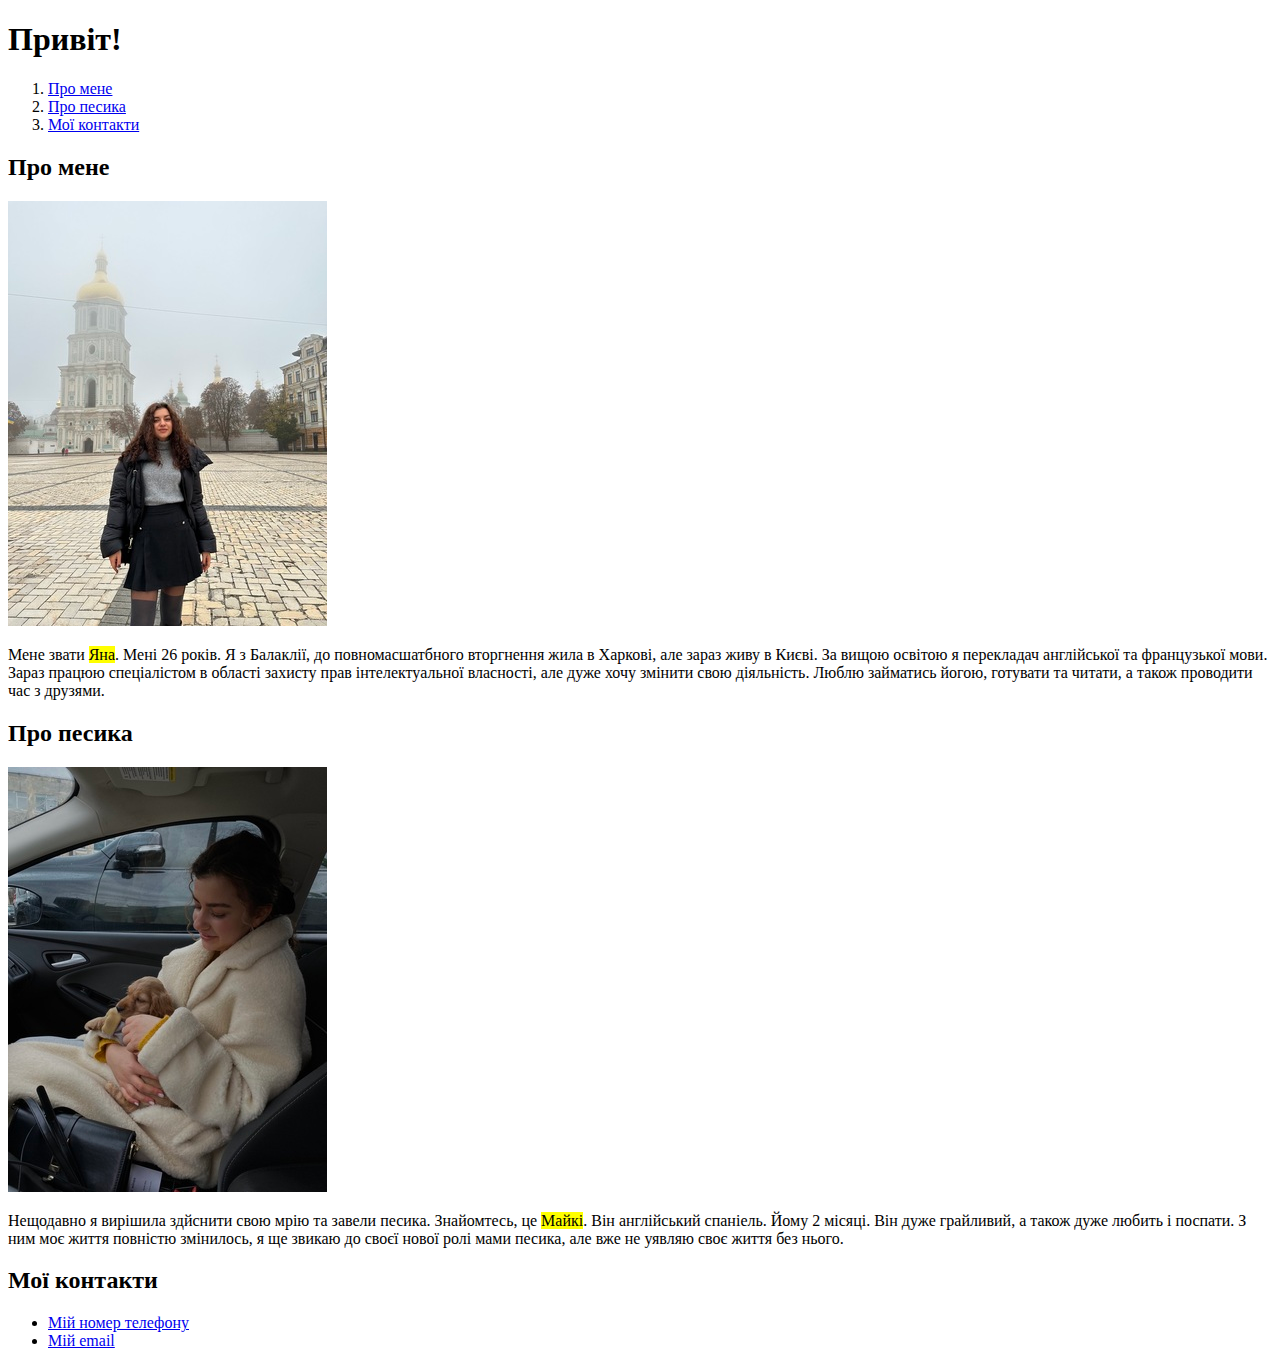
<file: lesson_2/index.html>
<!DOCTYPE html>
<html lang="en">
<head>
    <meta charset="UTF-8">
    <meta name="viewport" content="width=device-width, initial-scale=1.0">
    <title>Document</title>
</head>
<body>
    <header>
        <h1>Привіт!</h1>  
    </header>
    <main>
        <div>
            <ol>
                <li>
                    <a href="#about_me">Про мене</a></li>
                <li>
                    <a href="#dog">Про песика</a></li>
                <li>
                    <a href="#contacts">Мої контакти</a></li>
            </ol>
        </div>
        <div>
            <h2 id="about_me">Про мене</h2>
            <div>
                <img src="image/image_1.jpeg" alt="фото дівчини на фоні собору">
            </div>
            <p>Мене звати <mark>Яна</mark>. Мені 26 років. Я з Балаклії, до повномасшатбного вторгнення жила в Харкові, але зараз живу в  Києві. За вищою освітою я перекладач англійської та французької мови. Зараз працюю спеціалістом в області захисту прав інтелектуальної власності, але дуже хочу змінити свою діяльність. Люблю займатись йогою, готувати та читати, а також проводити час з друзями.
            </p>
            <h2 id="dog">Про песика</h2>
            <div>
                <img src="image/image_2.jpeg" alt="дівчина в машині і тримає на руках песика">
            </div>
            <p>Нещодавно я вирішила здйснити свою мрію та завели песика. Знайомтесь, це <mark>Майкі</mark>. Він англійський спаніель. Йому 2 місяці. Він дуже грайливий, а також дуже любить і поспати. З ним моє життя повністю змінилось, я ще звикаю до своєї нової ролі мами песика, але вже не уявляю своє життя без нього.</p>
        </div>
        <h2 id="contacts">Мої контакти</h2>
        <div>
            <ul>
                <li>
                    <a href="tel:+380952067364">Мій номер телефону</a>
                </li>
                <li>
                    <a href="mailto:y.kazak1998@gmail.com">Мій email</a>
                </li>
            </ul>
        </div>

    </main>
</body>
</html>
</file>
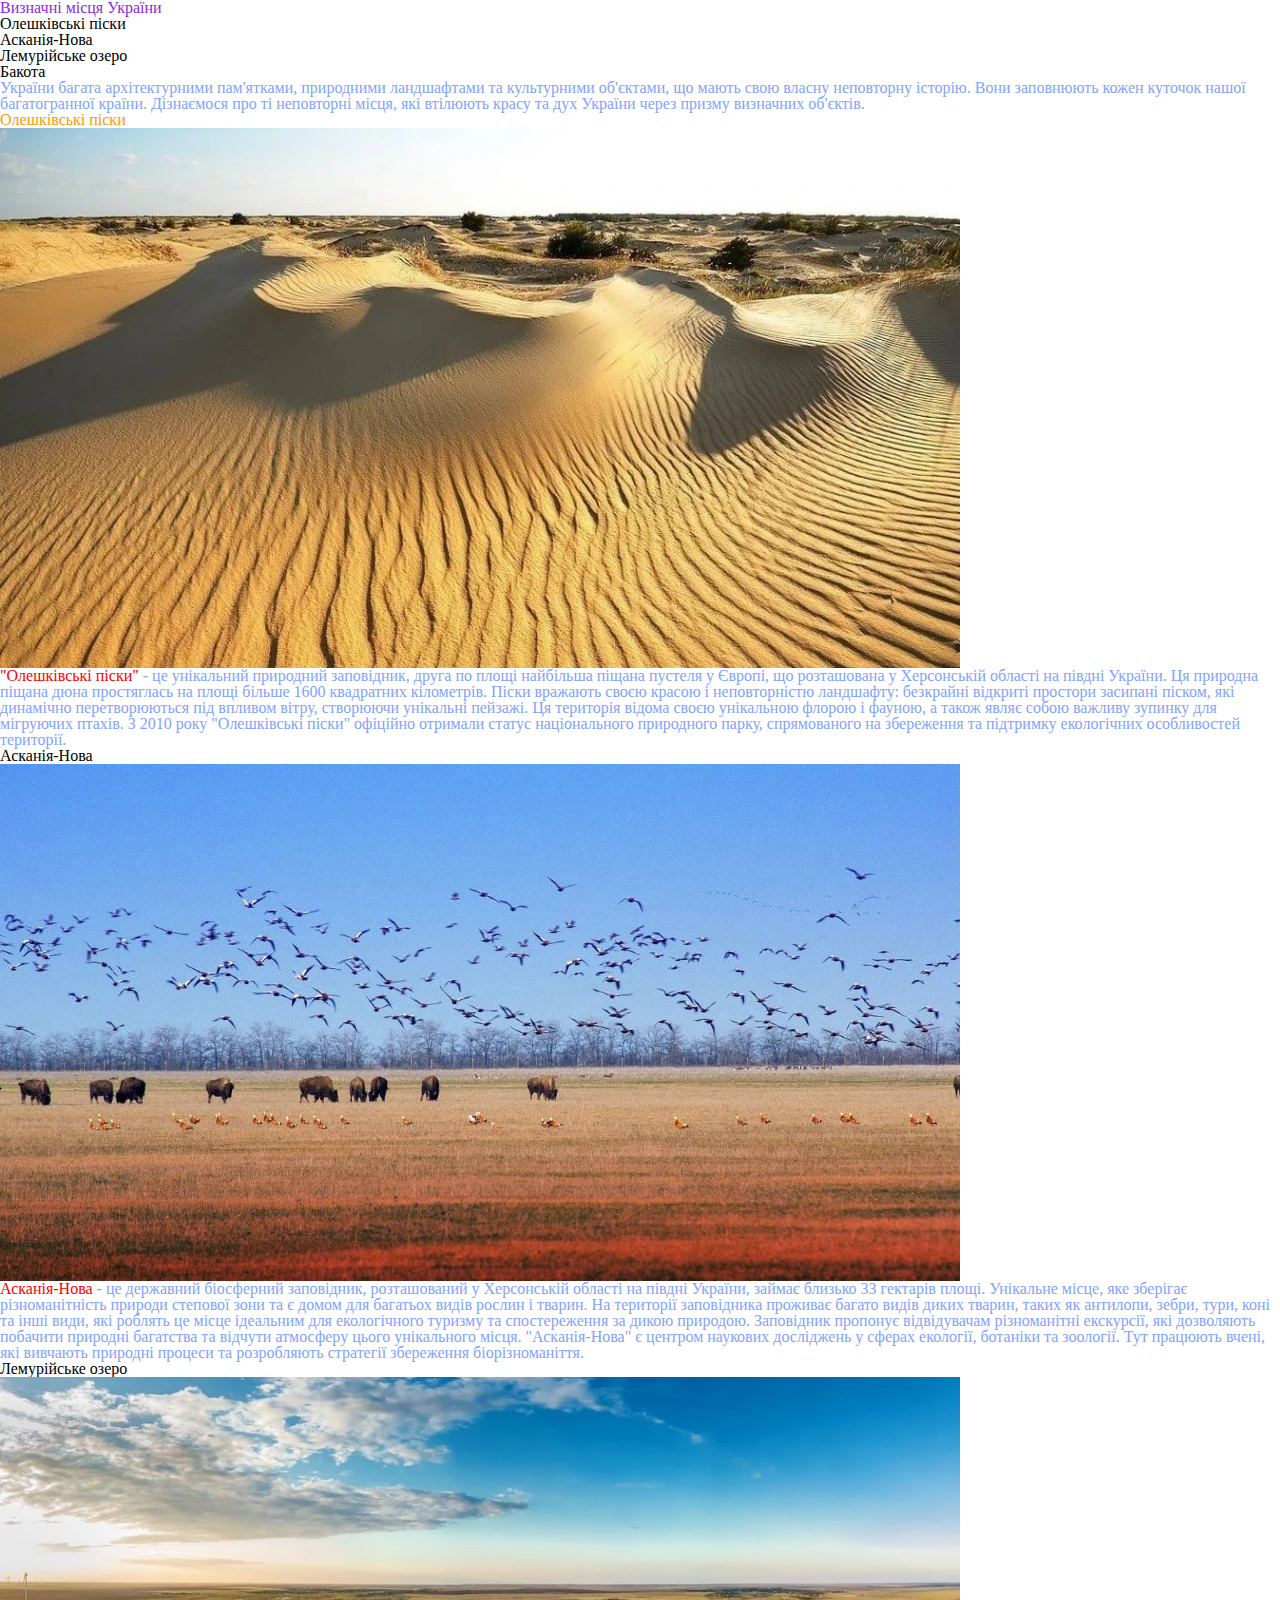
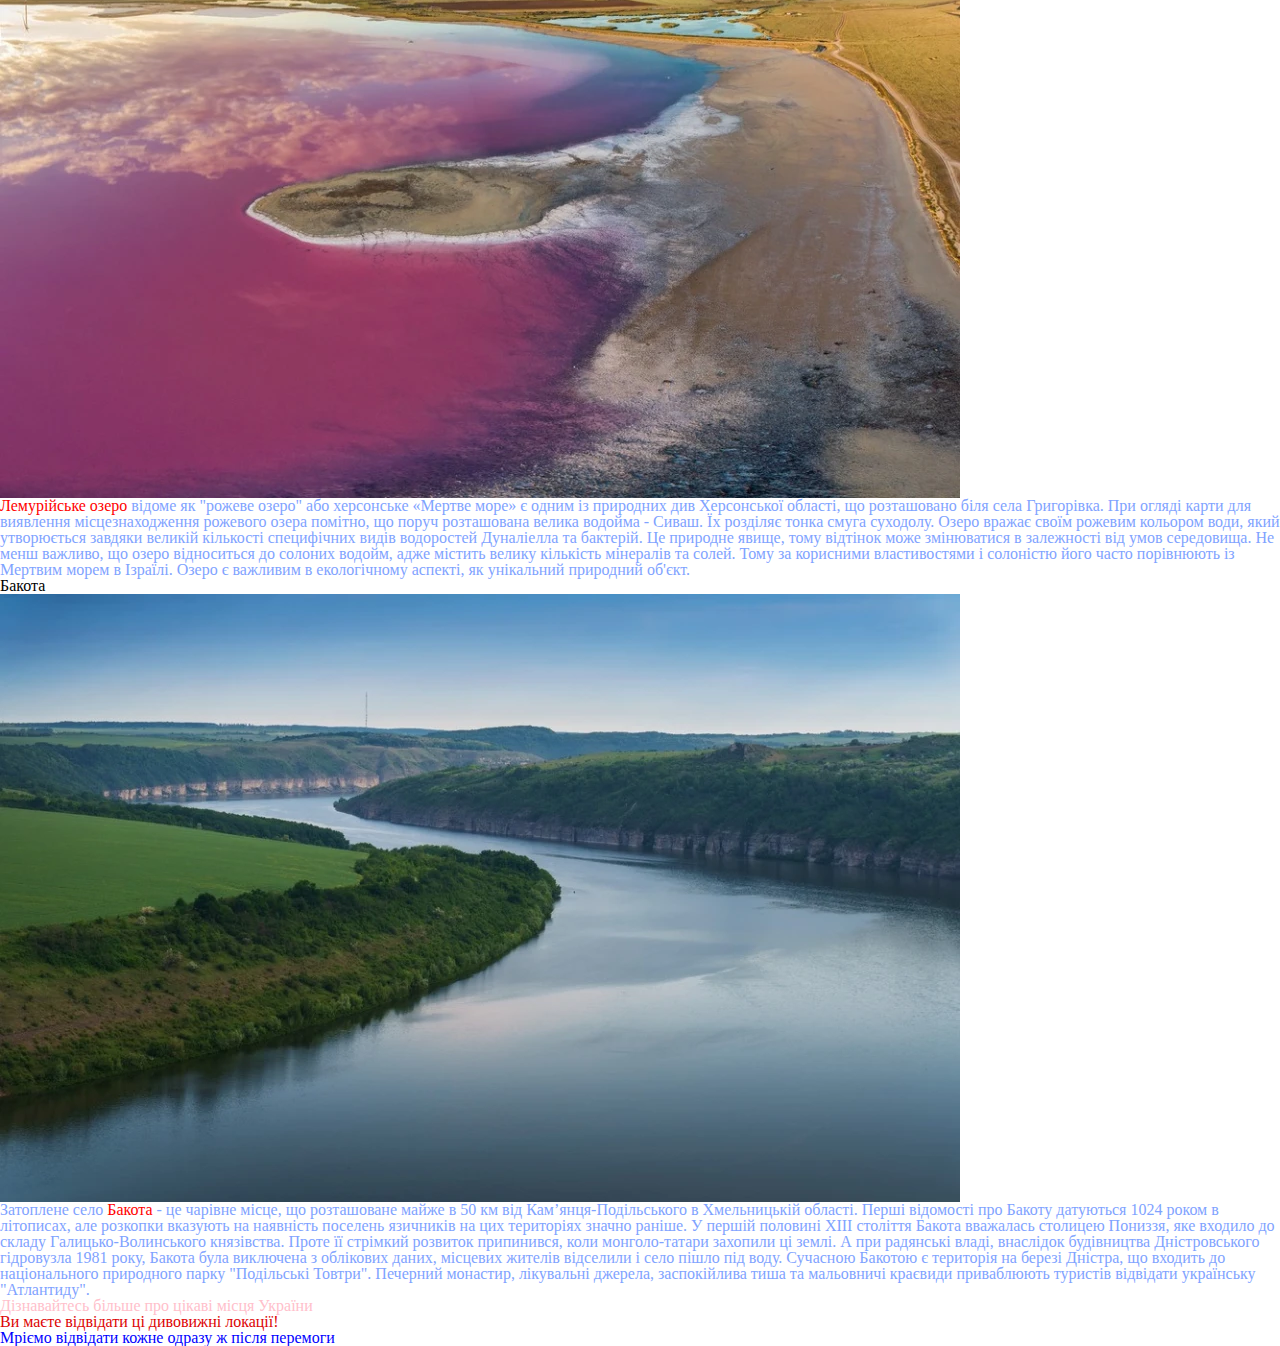
<file: lesson_3/index.html>
<!DOCTYPE html>
<html lang="uk">
<head>
    <meta charset="UTF-8">
    <meta name="viewport" content="width=device-width, initial-scale=1.0">
    <title>Document</title>
    <link rel="stylesheet" href="css/style.css">
</head>
<body>
    <header>
        <h1>Визначні місця України</h1>
    </header>
    <main>
        <div class="list">
            <ol>
                <li><a href="#sands">Олешківські піски</a></li>
                <li><a href="#askaniia">Асканія-Нова</a></li>
                <li><a href="#lake">Лемурійське озеро</a></li>
                <li><a href="#bakota">Бакота</a></li>
            </ol>
        </div>
        <div class="text">
       <p>України багата архітектурними пам'ятками, природними ландшафтами та культурними об'єктами, що мають свою власну неповторну історію. Вони заповнюють кожен куточок нашої багатогранної країни. Дізнаємося про ті неповторні місця, які втілюють красу та дух України через призму визначних об'єктів. </p> 
       <h2 id="sands">Олешківські піски</h2>
       <img src="image/img_1.webp" alt="зображення пустелі">
       <p><span>"Олешківські піски"</span> - це унікальний природний заповідник, друга по площі найбільша піщана пустеля у Європі, що розташована у Херсонській області на півдні України. Ця природна піщана дюна простяглась на площі більше 1600 квадратних кілометрів. Піски вражають своєю красою і неповторністю ландшафту: безкрайні відкриті простори засипані піском, які динамічно перетворюються під впливом вітру, створюючи унікальні пейзажі. Ця територія відома своєю унікальною флорою і фауною, а також являє собою важливу зупинку для мігруючих птахів. З 2010 року "Олешківські піски" офіційно отримали статус національного природного парку, спрямованого на збереження та підтримку екологічних особливостей території.
       </p>
       <h2 id="askaniia">Асканія-Нова</h2>
       <img src="image/img_2.webp" alt="зображення тварин в заповіднику">
       <p><span>Асканія-Нова</span> - це державний біосферний заповідник, розташований у Херсонській області на півдні України, займає близько 33 гектарів площі. Унікальне місце, яке зберігає різноманітність природи степової зони та є домом для багатьох видів рослин і тварин. На території заповідника проживає багато видів диких тварин, таких як антилопи, зебри, тури, коні та інші види, які роблять це місце ідеальним для екологічного туризму та спостереження за дикою природою. Заповідник пропонує відвідувачам різноманітні екскурсії, які дозволяють побачити природні багатства та відчути атмосферу цього унікального місця. "Асканія-Нова" є центром наукових досліджень у сферах екології, ботаніки та зоології. Тут працюють вчені, які вивчають природні процеси та розробляють стратегії збереження біорізноманіття.</p>
       <h2 id="lake">Лемурійське озеро</h2>
       <img src="image/img_3.webp" alt="рожеве озеро">
       <p><span>Лемурійське озеро </span>відоме як "рожеве озеро" або херсонське «Мертве море» є одним із природних див Херсонської області, що розташовано біля села Григорівка. При огляді карти для виявлення місцезнаходження рожевого озера помітно, що поруч розташована велика водойма - Сиваш. Їх розділяє тонка смуга суходолу. Озеро вражає своїм рожевим кольором води, який утворюється завдяки великій кількості специфічних видів водоростей Дуналіелла та бактерій. Це природне явище, тому відтінок може змінюватися в залежності від умов середовища. Не менш важливо, що озеро відноситься до солоних водойм, адже містить велику кількість мінералів та солей. Тому за корисними властивостями і солоністю його часто порівнюють із Мертвим морем в Ізраїлі. Озеро є важливим в екологічному аспекті, як унікальний природний об'єкт.</p>
        <h2 id="bakota">Бакота</h2>
        <img src="image/img_4.webp" alt="зображення річки">
        <p>Затоплене село <span>Бакота</span> - це чарівне місце, що розташоване майже в 50 км від Кам’янця-Подільського в Хмельницькій області. Перші відомості про Бакоту датуються 1024 роком в літописах, але розкопки вказують на наявність поселень язичників на цих територіях значно раніше. У першій половині XIII століття Бакота вважалась столицею Пониззя, яке входило до складу Галицько-Волинського князівства. Проте її стрімкий розвиток припинився, коли монголо-татари захопили ці землі. А при радянські владі, внаслідок будівництва Дністровського гідровузла 1981 року, Бакота була виключена з облікових даних, місцевих жителів відселили і село пішло під воду. Сучасною Бакотою є територія на березі Дністра, що входить до національного природного парку "Подільські Товтри". Печерний монастир, лікувальні джерела, заспокійлива тиша та мальовничі краєвиди приваблюють туристів відвідати українську "Атлантиду".</p>
        </div>
        <div>
            <!-- Вказала тут div лише для практики вкладеності -->
        Дізнавайтесь більше про цікаві місця України</div>
        <p>Ви маєте відвідати ці дивовижні локації!</p>
    </main>
    <footer class="footer">
        <p>Мріємо відвідати кожне одразу ж після перемоги</p>
    </footer>
    
</body>
</html>
</file>
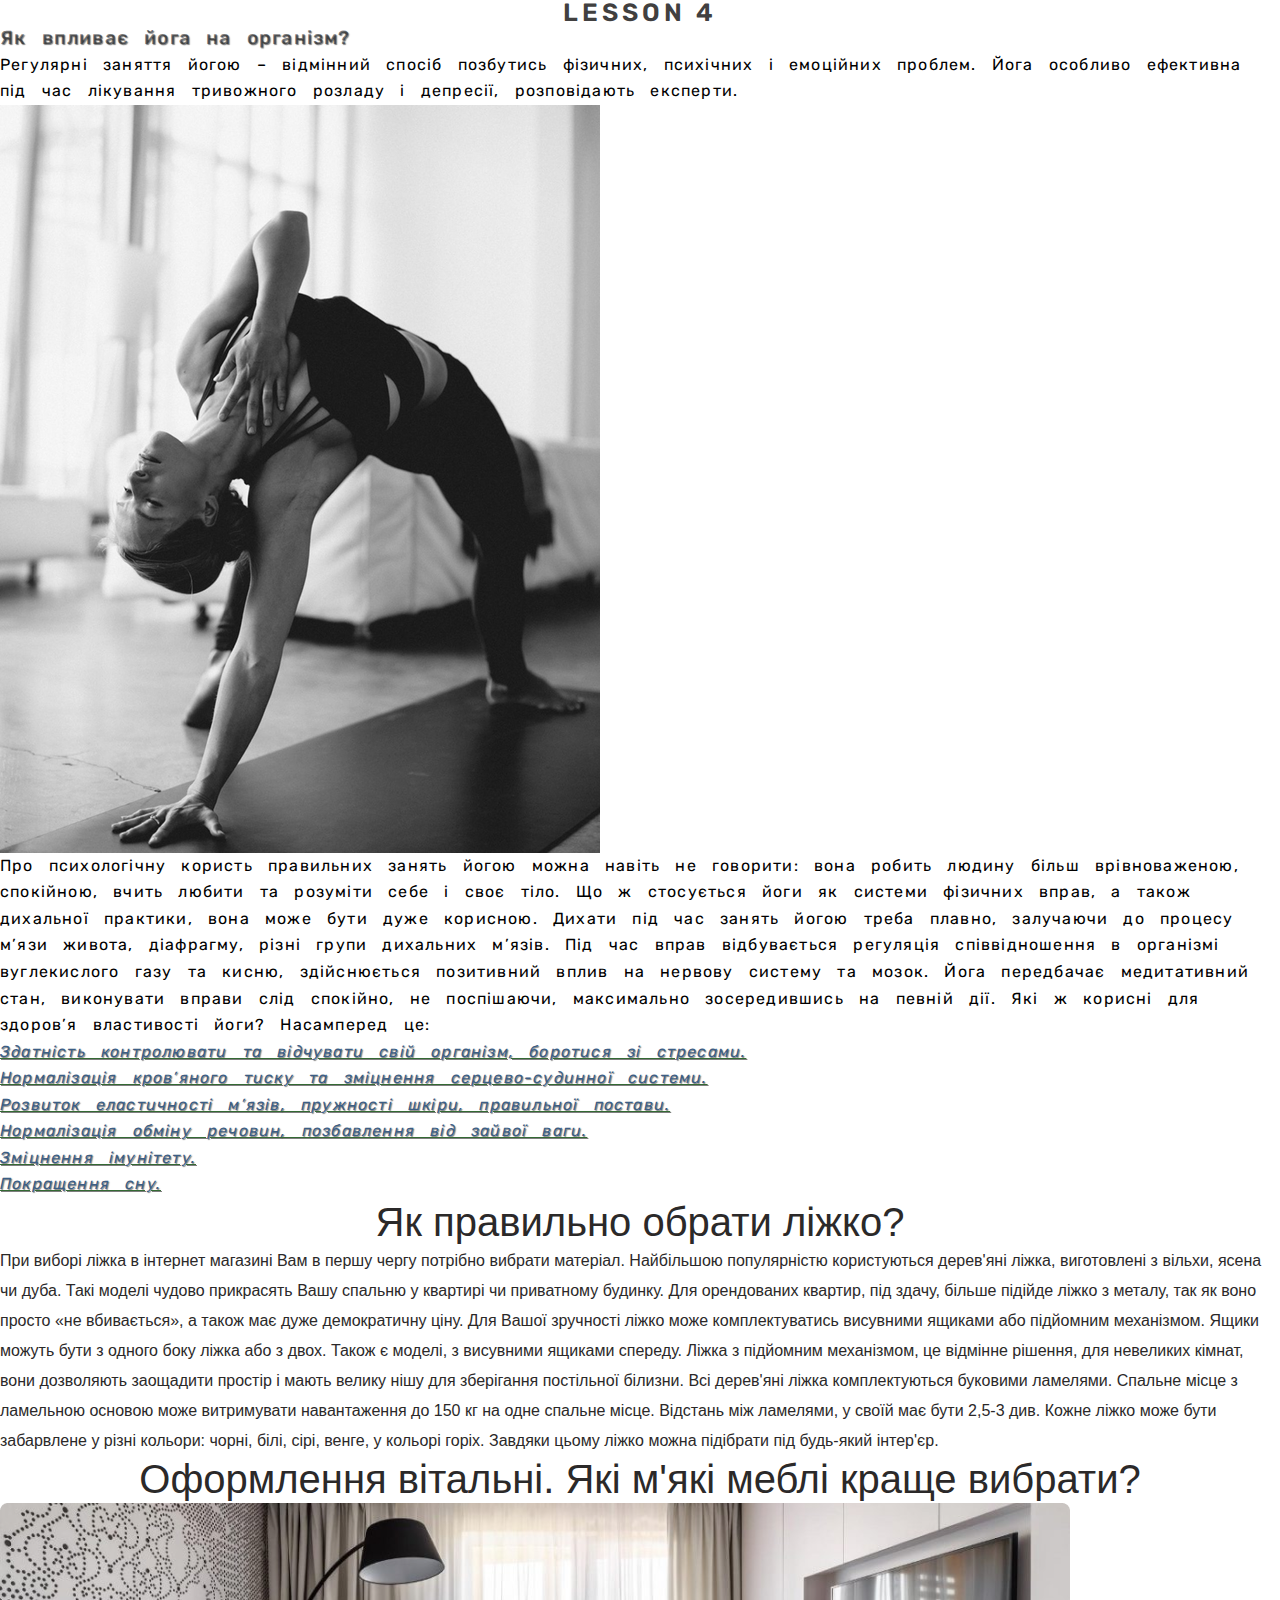
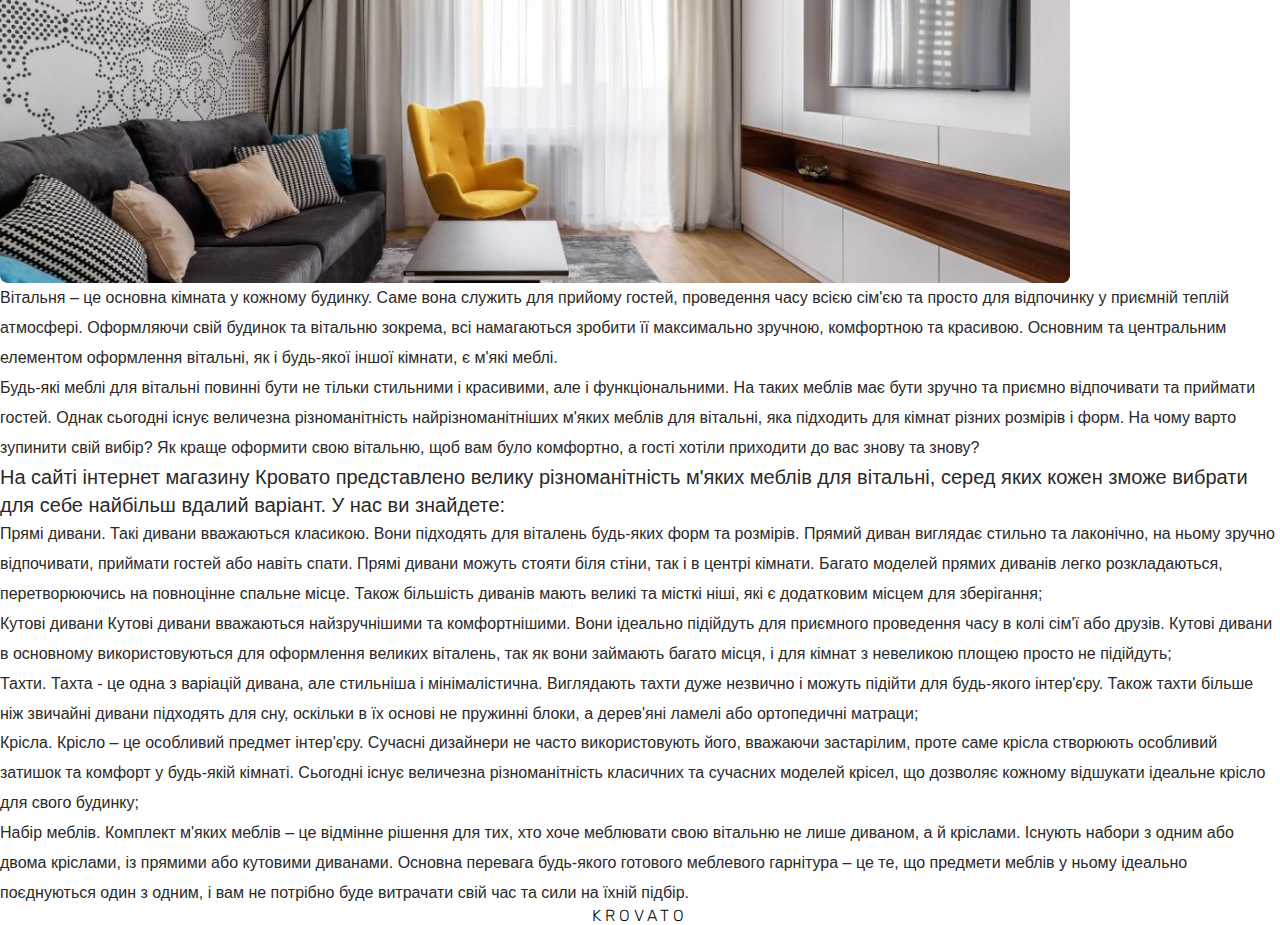
<file: lesson_4/index.html>
<!DOCTYPE html>
<html lang="uk">
    <head>
        <meta charset="UTF-8">
        <meta name="viewport" content="width=device-width, initial-scale=1.0">
        <title>Lesson_4</title>
        <link rel="stylesheet" href="css/style.css">
    </head>
    <body>
        <header>
            <h1>Lesson 4</h1>
        </header>
        <main>
            <div class="main_yoga">
                <h2 class="title-yoga">Як впливає йога на організм?
                </h2>
                <p>Регулярні заняття йогою – відмінний спосіб позбутись
                    фізичних, психічних і емоційних проблем. Йога особливо
                    ефективна під час лікування тривожного розладу і депресії,
                    розповідають експерти.
                </p>
                <img src="image/yoga.jpeg" alt="image">
                <p>Про психологічну користь правильних занять йогою можна навіть
                    не говорити: вона робить людину більш врівноваженою,
                    спокійною, вчить любити та розуміти себе і своє тіло. Що ж
                    стосується йоги як системи фізичних вправ, а також дихальної
                    практики, вона може бути дуже корисною. Дихати під час
                    занять йогою треба плавно, залучаючи до процесу м’язи
                    живота, діафрагму, різні групи дихальних м’язів. Під час
                    вправ відбувається регуляція співвідношення в організмі
                    вуглекислого газу та кисню, здійснюється позитивний вплив на
                    нервову систему та мозок. Йога передбачає медитативний стан,
                    виконувати вправи слід спокійно, не поспішаючи, максимально
                    зосередившись на певній дії. Які ж корисні для здоров’я
                    властивості йоги? Насамперед це:</p>
                <ul class="list">
                    <li>Здатність контролювати та відчувати свій організм,
                        боротися зі стресами.</li>
                    <li>Нормалізація кров’яного тиску та зміцнення
                        серцево-судинної системи.</li>
                    <li>Розвиток еластичності м’язів, пружності шкіри,
                        правильної постави.</li>
                    <li>Нормалізація обміну речовин, позбавлення від зайвої
                        ваги.</li>
                    <li>Зміцнення імунітету.</li>
                    <li>Покращення сну.</li>
                </ul>
            </div>
            <div class="bed">
                <h2 class="title-bed">Як правильно обрати ліжко?</h2>
                <div class="text-bed">
                    <p>При виборі ліжка в інтернет магазині Вам в
                        першу чергу
                        потрібно вибрати матеріал. Найбільшою популярністю
                        користуються дерев'яні ліжка, виготовлені з вільхи,
                        ясена чи
                        дуба. Такі моделі чудово прикрасять Вашу спальню у
                        квартирі
                        чи приватному будинку. Для орендованих квартир, під
                        здачу,
                        більше підійде ліжко з металу, так як воно просто «не
                        вбивається», а також має дуже демократичну ціну.
                        Для Вашої зручності ліжко може комплектуватись висувними
                        ящиками або підйомним механізмом. Ящики можуть бути з
                        одного
                        боку ліжка або з двох. Також є моделі, з висувними
                        ящиками
                        спереду. Ліжка з підйомним механізмом, це відмінне
                        рішення,
                        для невеликих кімнат, вони дозволяють заощадити простір
                        і
                        мають велику нішу для зберігання постільної білизни. Всі
                        дерев'яні ліжка комплектуються буковими ламелями.
                        Спальне
                        місце з ламельною основою може витримувати навантаження
                        до
                        150 кг на одне спальне місце. Відстань між ламелями, у
                        своїй
                        має бути 2,5-3 див.

                        Кожне ліжко може бути забарвлене у різні кольори: чорні,
                        білі, сірі, венге, у кольорі горіх. Завдяки цьому ліжко
                        можна підібрати під будь-який інтер'єр.</p>
                    <h2 class="title-bed">Оформлення вітальні. Які м'які меблі
                        краще
                        вибрати?
                    </h2>
                    <img src="image/bed.png" alt="image">
                    <p>Вітальня – це основна кімната у кожному будинку. Саме
                        вона
                        служить для прийому гостей, проведення часу всією сім'єю та просто для відпочинку у приємній теплій атмосфері. Оформляючи свій будинок та вітальню зокрема, всі намагаються зробити її максимально зручною, комфортною та красивою. Основним та центральним елементом оформлення вітальні, як і будь-якої іншої кімнати, є м'які
                        меблі.</p>

                    <p>Будь-які меблі для вітальні повинні бути не тільки
                        стильними
                        і красивими, але і функціональними. На таких меблів має
                        бути
                        зручно та приємно відпочивати та приймати гостей. Однак
                        сьогодні існує величезна різноманітність
                        найрізноманітніших
                        м'яких меблів для вітальні, яка підходить для кімнат
                        різних
                        розмірів і форм. На чому варто зупинити свій вибір? Як
                        краще
                        оформити свою вітальню, щоб вам було комфортно, а гості
                        хотіли приходити до вас знову та знову?</p>
                    <p class="text">На сайті інтернет магазину Кровато
                        представлено велику
                        різноманітність м'яких меблів для вітальні, серед яких
                        кожен зможе вибрати для себе найбільш вдалий варіант. У
                        нас ви знайдете:</p>
                    <p>Прямі дивани. Такі дивани вважаються класикою. Вони
                        підходять для віталень будь-яких форм та розмірів.
                        Прямий диван виглядає стильно та лаконічно, на ньому
                        зручно відпочивати, приймати гостей або навіть спати.
                        Прямі дивани можуть стояти біля стіни, так і в центрі
                        кімнати. Багато моделей прямих диванів легко
                        розкладаються, перетворюючись на повноцінне спальне
                        місце. Також більшість диванів мають великі та місткі
                        ніші, які є додатковим місцем для зберігання;</p>
                    <p>Кутові дивани Кутові дивани вважаються найзручнішими та
                        комфортнішими. Вони ідеально підійдуть для приємного
                        проведення часу в колі сім'ї або друзів. Кутові дивани в
                        основному використовуються для оформлення великих
                        віталень, так як вони займають багато місця, і для
                        кімнат з невеликою площею просто не підійдуть;</p>
                    <p>Тахти. Тахта - це одна з варіацій дивана, але стильніша і
                        мінімалістична. Виглядають тахти дуже незвично і можуть
                        підійти для будь-якого інтер'єру. Також тахти більше ніж звичайні дивани підходять для сну, оскільки в їх основі не пружинні блоки, а дерев'яні
                        ламелі або ортопедичні матраци;</p>
                    <p>Крісла. Крісло – це особливий предмет інтер'єру. Сучасні
                        дизайнери не часто використовують його, вважаючи
                        застарілим, проте саме крісла створюють особливий
                        затишок та комфорт у будь-якій кімнаті. Сьогодні існує
                        величезна різноманітність класичних та сучасних моделей
                        крісел, що дозволяє кожному відшукати ідеальне крісло
                        для свого будинку;</p>
                    <p>Набір меблів. Комплект м'яких меблів – це відмінне
                        рішення для тих, хто хоче меблювати свою вітальню не
                        лише диваном, а й кріслами. Існують набори з одним або
                        двома кріслами, із прямими або кутовими диванами.
                        Основна перевага будь-якого готового меблевого гарнітура
                        – це те, що предмети меблів у ньому ідеально поєднуються
                        один з одним, і вам не потрібно буде витрачати свій час
                        та сили на їхній підбір.</p>

                </div>
            </div>
        </main>
        <footer class="footer">
            <p>Krovato</p>
        </footer>
    </body>
</html>
</file>
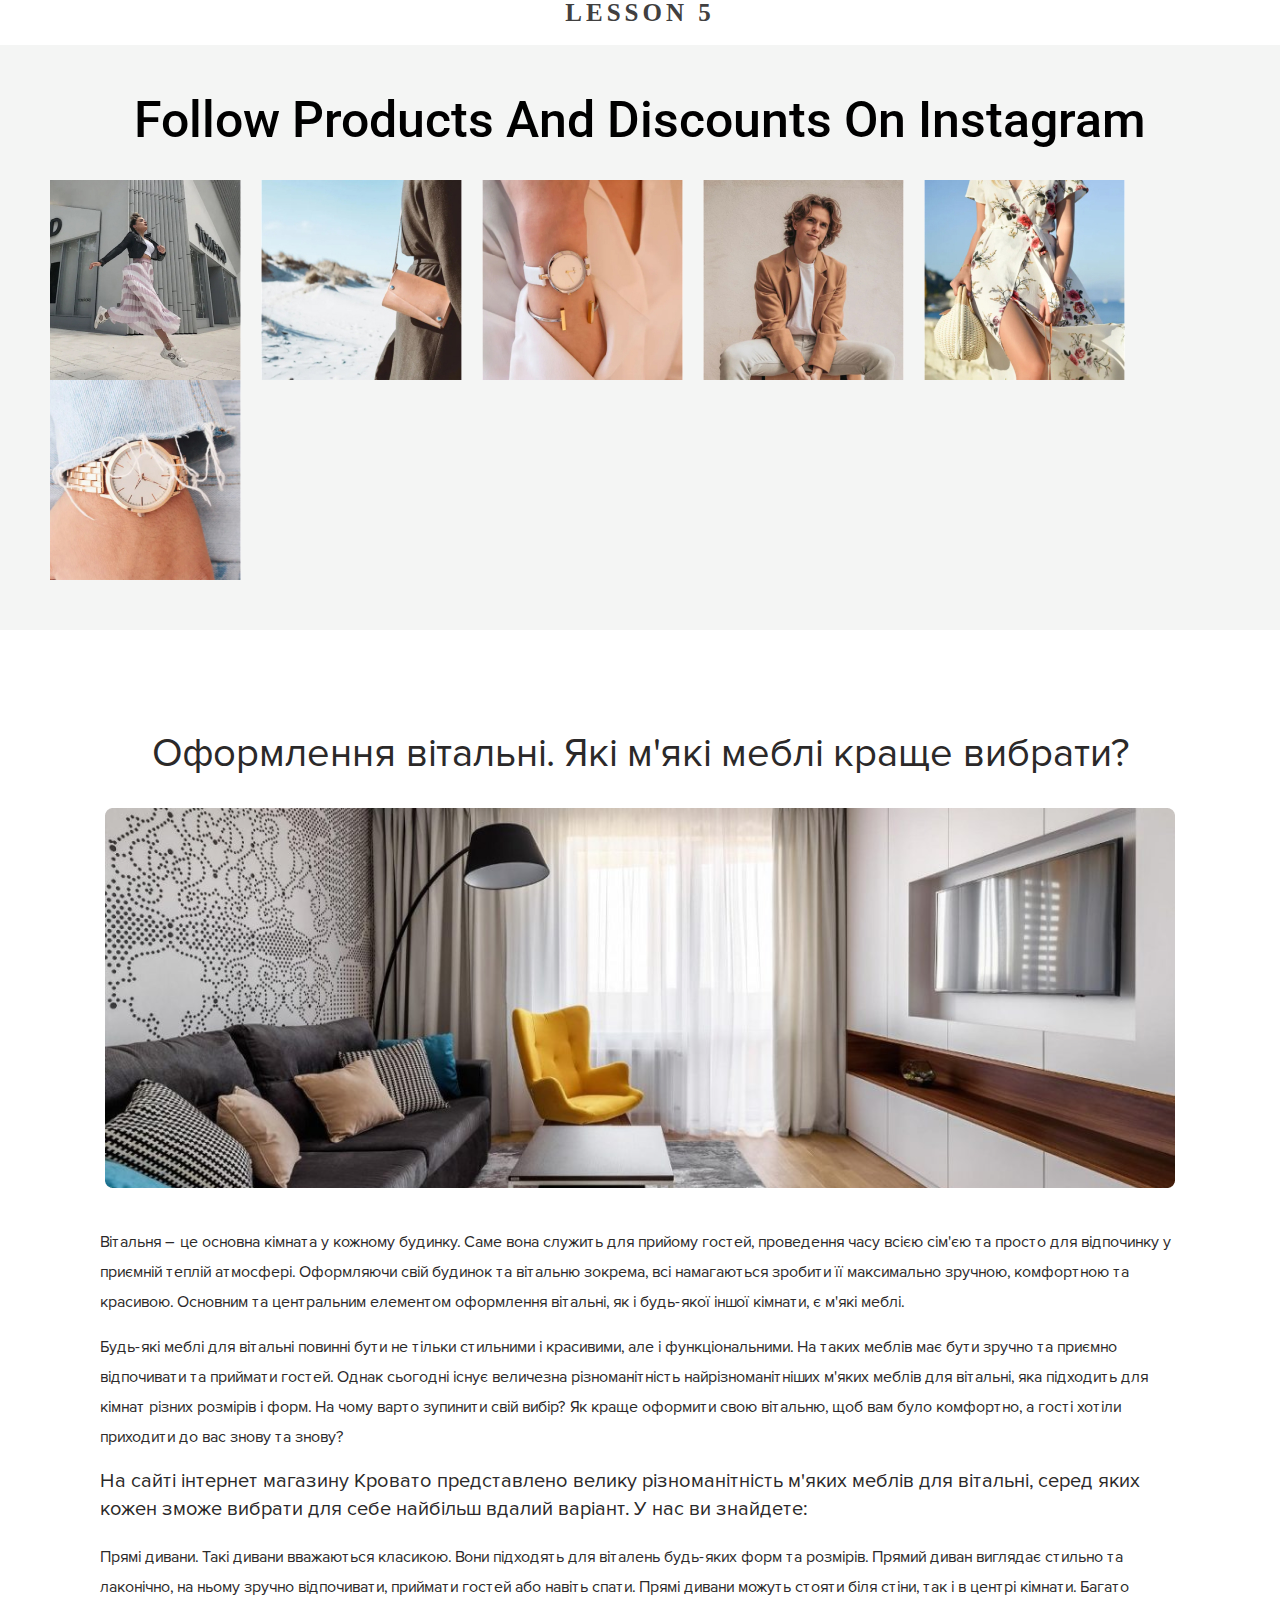
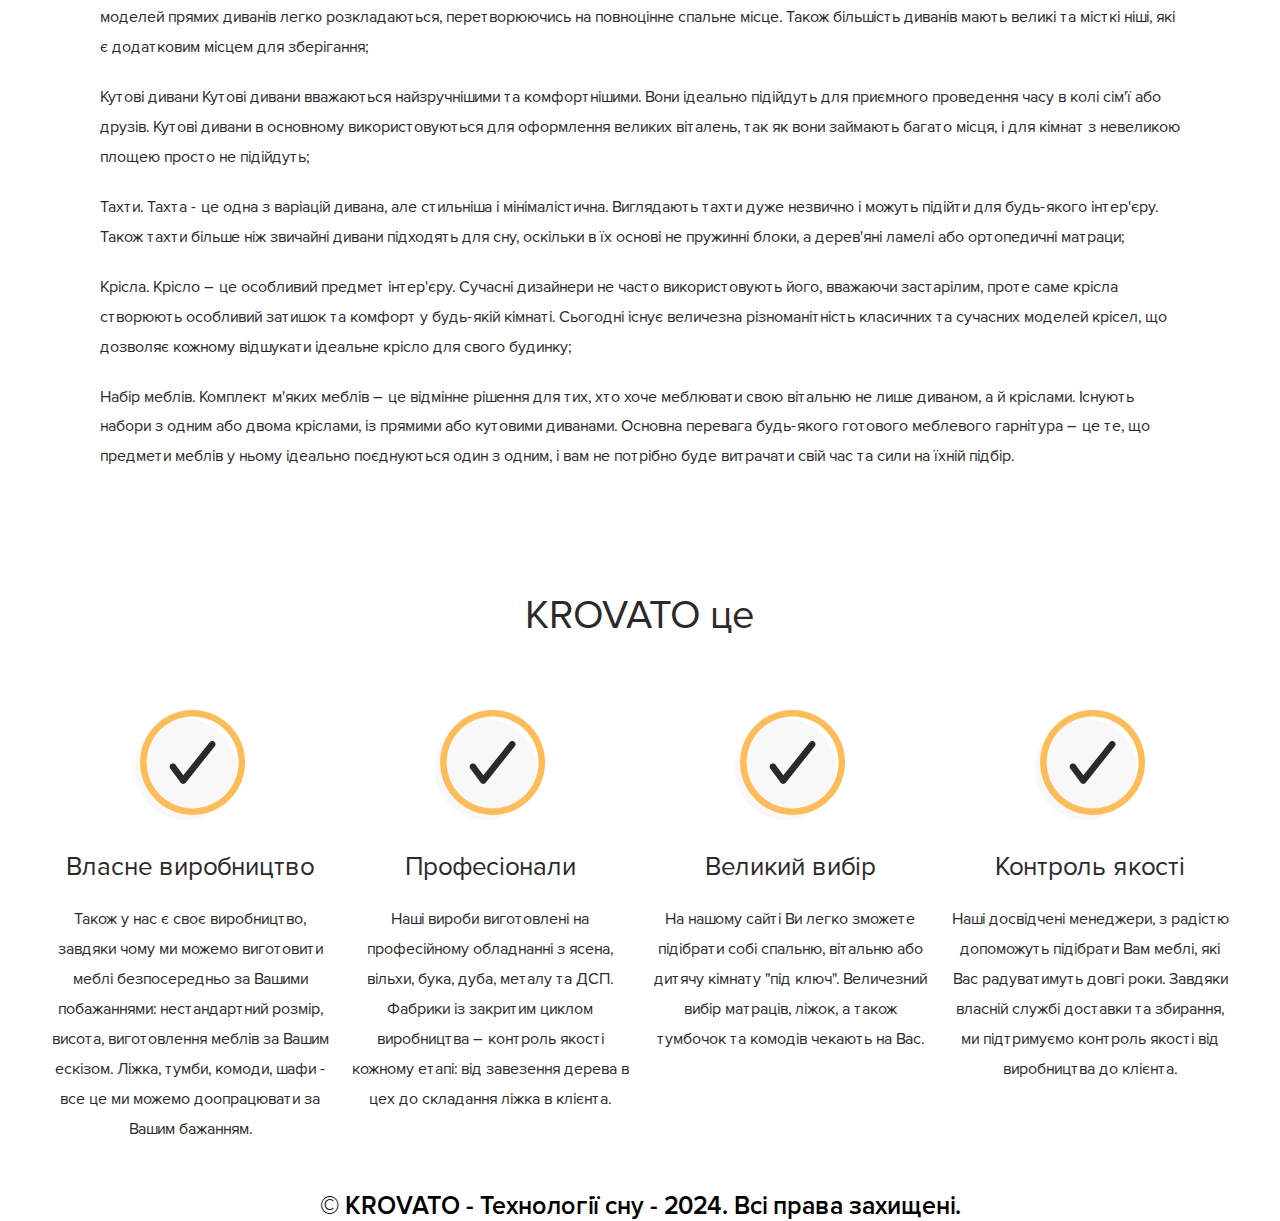
<file: lesson_5/index.html>
<!DOCTYPE html>
<html lang="uk">
    <head>
        <meta charset="UTF-8">
        <meta name="viewport" content="width=device-width, initial-scale=1.0">
        <title>Lesson 5</title>
        <link rel="stylesheet" href="css/style.css">
    </head>
    <body>
        <header class="header">
            <h1> Lesson 5</h1>
        </header>
        <main>
            <div class="instagram">
                <h2 class="title_instagram">Follow Products And Discounts On
                    Instagram</h2>
                <div class="container_items">
                    <div class="items">
                        <div class="item">
                            <img class="image_item" src="images/card1.jpg"
                                alt="дівчина в стрибку">
                        </div>
                        <div class="item">
                            <img class="image_item" src="images/card2.jpg"
                                alt="дівчина в пальто і з сумкою">
                        </div>
                        <div class="item">
                            <img class="image_item" src="images/card3.jpg"
                                alt="рука дівчини з годинником">
                        </div>
                        <div class="item">
                            <img class="image_item" src="images/card4.jpg"
                                alt="хлопець, що сидить">
                        </div>
                        <div class="item">
                            <img class="image_item" src="images/card5.jpg"
                                alt="дівчина в білій сукні з квітами">
                        </div>
                        <div class="item">
                            <img class="image_item" src="images/card6.jpg"
                                alt="рука чоловіка з годинником">
                        </div>

                    </div>
                </div>

            </div>

            <div class="bed">
                <h2 class="title-bed">Оформлення вітальні. Які м'які меблі
                    краще
                    вибрати?
                </h2>
                <img class="image_bed" src="images/bed.png"
                    alt="кімната з ліжком">
                <div class="text_bed">
                    <p>Вітальня – це основна кімната у кожному будинку. Саме
                        вона
                        служить для прийому гостей, проведення часу всією сім'єю та просто для відпочинку у приємній теплій атмосфері. Оформляючи свій будинок та вітальню зокрема, всі намагаються зробити її максимально зручною, комфортною та красивою. Основним та центральним елементом оформлення вітальні, як і будь-якої іншої кімнати, є м'які
                        меблі.</p>

                    <p>Будь-які меблі для вітальні повинні бути не тільки
                        стильними
                        і красивими, але і функціональними. На таких меблів має
                        бути
                        зручно та приємно відпочивати та приймати гостей. Однак
                        сьогодні існує величезна різноманітність
                        найрізноманітніших
                        м'яких меблів для вітальні, яка підходить для кімнат
                        різних
                        розмірів і форм. На чому варто зупинити свій вибір? Як
                        краще
                        оформити свою вітальню, щоб вам було комфортно, а гості
                        хотіли приходити до вас знову та знову?</p>
                    <h3 class="subtitle_bed">На сайті інтернет магазину Кровато
                        представлено велику
                        різноманітність м'яких меблів для вітальні, серед яких
                        кожен зможе вибрати для себе найбільш вдалий варіант. У
                        нас ви знайдете:</h3>
                    <div class="bed_list">
                        <ul class="list">
                            <li>Прямі дивани. Такі дивани вважаються класикою.
                                Вони
                                підходять для віталень будь-яких форм та
                                розмірів.
                                Прямий диван виглядає стильно та лаконічно, на
                                ньому
                                зручно відпочивати, приймати гостей або навіть
                                спати.
                                Прямі дивани можуть стояти біля стіни, так і в
                                центрі
                                кімнати. Багато моделей прямих диванів легко
                                розкладаються, перетворюючись на повноцінне
                                спальне
                                місце. Також більшість диванів мають великі та
                                місткі
                                ніші, які є додатковим місцем для зберігання;
                            </li>
                            <li>Кутові дивани Кутові дивани вважаються
                                найзручнішими та
                                комфортнішими. Вони ідеально підійдуть для
                                приємного
                                проведення часу в колі сім'ї або друзів. Кутові
                                дивани в
                                основному використовуються для оформлення
                                великих
                                віталень, так як вони займають багато місця, і
                                для
                                кімнат з невеликою площею просто не підійдуть;</li>
                            <li>Тахти. Тахта - це одна з варіацій дивана, але
                                стильніша і
                                мінімалістична. Виглядають тахти дуже незвично і
                                можуть
                                підійти для будь-якого інтер'єру. Також тахти більше ніж звичайні дивани підходять для сну, оскільки в їх основі не пружинні блоки, а дерев'яні
                                ламелі або ортопедичні матраци;</li>
                            <li>Крісла. Крісло – це особливий предмет інтер'єру.
                                Сучасні
                                дизайнери не часто використовують його, вважаючи
                                застарілим, проте саме крісла створюють
                                особливий
                                затишок та комфорт у будь-якій кімнаті. Сьогодні
                                існує
                                величезна різноманітність класичних та сучасних
                                моделей
                                крісел, що дозволяє кожному відшукати ідеальне
                                крісло
                                для свого будинку;</li>
                            <li>Набір меблів. Комплект м'яких меблів – це
                                відмінне
                                рішення для тих, хто хоче меблювати свою
                                вітальню не
                                лише диваном, а й кріслами. Існують набори з
                                одним або
                                двома кріслами, із прямими або кутовими
                                диванами.
                                Основна перевага будь-якого готового меблевого
                                гарнітура
                                – це те, що предмети меблів у ньому ідеально
                                поєднуються
                                один з одним, і вам не потрібно буде витрачати
                                свій час
                                та сили на їхній підбір.</li>
                        </ul>
                    </div>
                </div>

            </div>
            <div class="krovato">
                <h2 class="title_krovato">KROVATO це</h2>
                <div class="krovato_items">
                    <div class="krovato_item">
                        <img src="images/checkmark.jpg" alt="галочка">
                        <h3 class="krovato_subtitle">Власне виробництво</h3>
                        <p class="krovato_text">Також у нас є своє виробництво,
                            завдяки чому ми
                            можемо виготовити меблі безпосередньо за Вашими
                            побажаннями: нестандартний розмір, висота,
                            виготовлення меблів за Вашим ескізом. Ліжка, тумби,
                            комоди, шафи - все це ми можемо доопрацювати за
                            Вашим бажанням.
                        </p>
                    </div>
                    <div class="krovato_item">
                        <img src="images/checkmark.jpg" alt="галочка">
                        <h3 class="krovato_subtitle">Професіонали</h3>
                        <p class="krovato_text">Наші вироби виготовлені на
                            професійному обладнанні з
                            ясена, вільхи, бука, дуба, металу та ДСП. Фабрики із
                            закритим циклом виробництва – контроль якості
                            кожному етапі: від завезення дерева в цех до
                            складання ліжка в клієнта.</p>
                    </div>
                    <div class="krovato_item">
                        <img src="images/checkmark.jpg" alt="галочка">
                        <h3 class="krovato_subtitle">Великий вибір</h3>
                        <p class="krovato_text">На нашому сайті Ви легко зможете
                            підібрати собі
                            спальню, вітальню або дитячу кімнату "під ключ".
                            Величезний вибір матраців, ліжок, а також тумбочок
                            та комодів чекають на Вас.</p>
                    </div>
                    <div class="krovato_item">
                        <img src="images/checkmark.jpg" alt="галочка">
                        <h3 class="krovato_subtitle">Контроль якості</h3>
                        <p class="krovato_text">Наші досвідчені менеджери, з
                            радістю допоможуть
                            підібрати Вам меблі, які Вас радуватимуть довгі
                            роки.
                            Завдяки власній службі доставки та збирання, ми
                            підтримуємо контроль якості від виробництва до
                            клієнта.</p>
                    </div>
                </div>

            </div>

        </main>
        <footer>
            <div class="footer">© KROVATO - Технології сну - 2024. Всі права
                захищені.</div>

        </footer>
    </body>
</html>
</file>
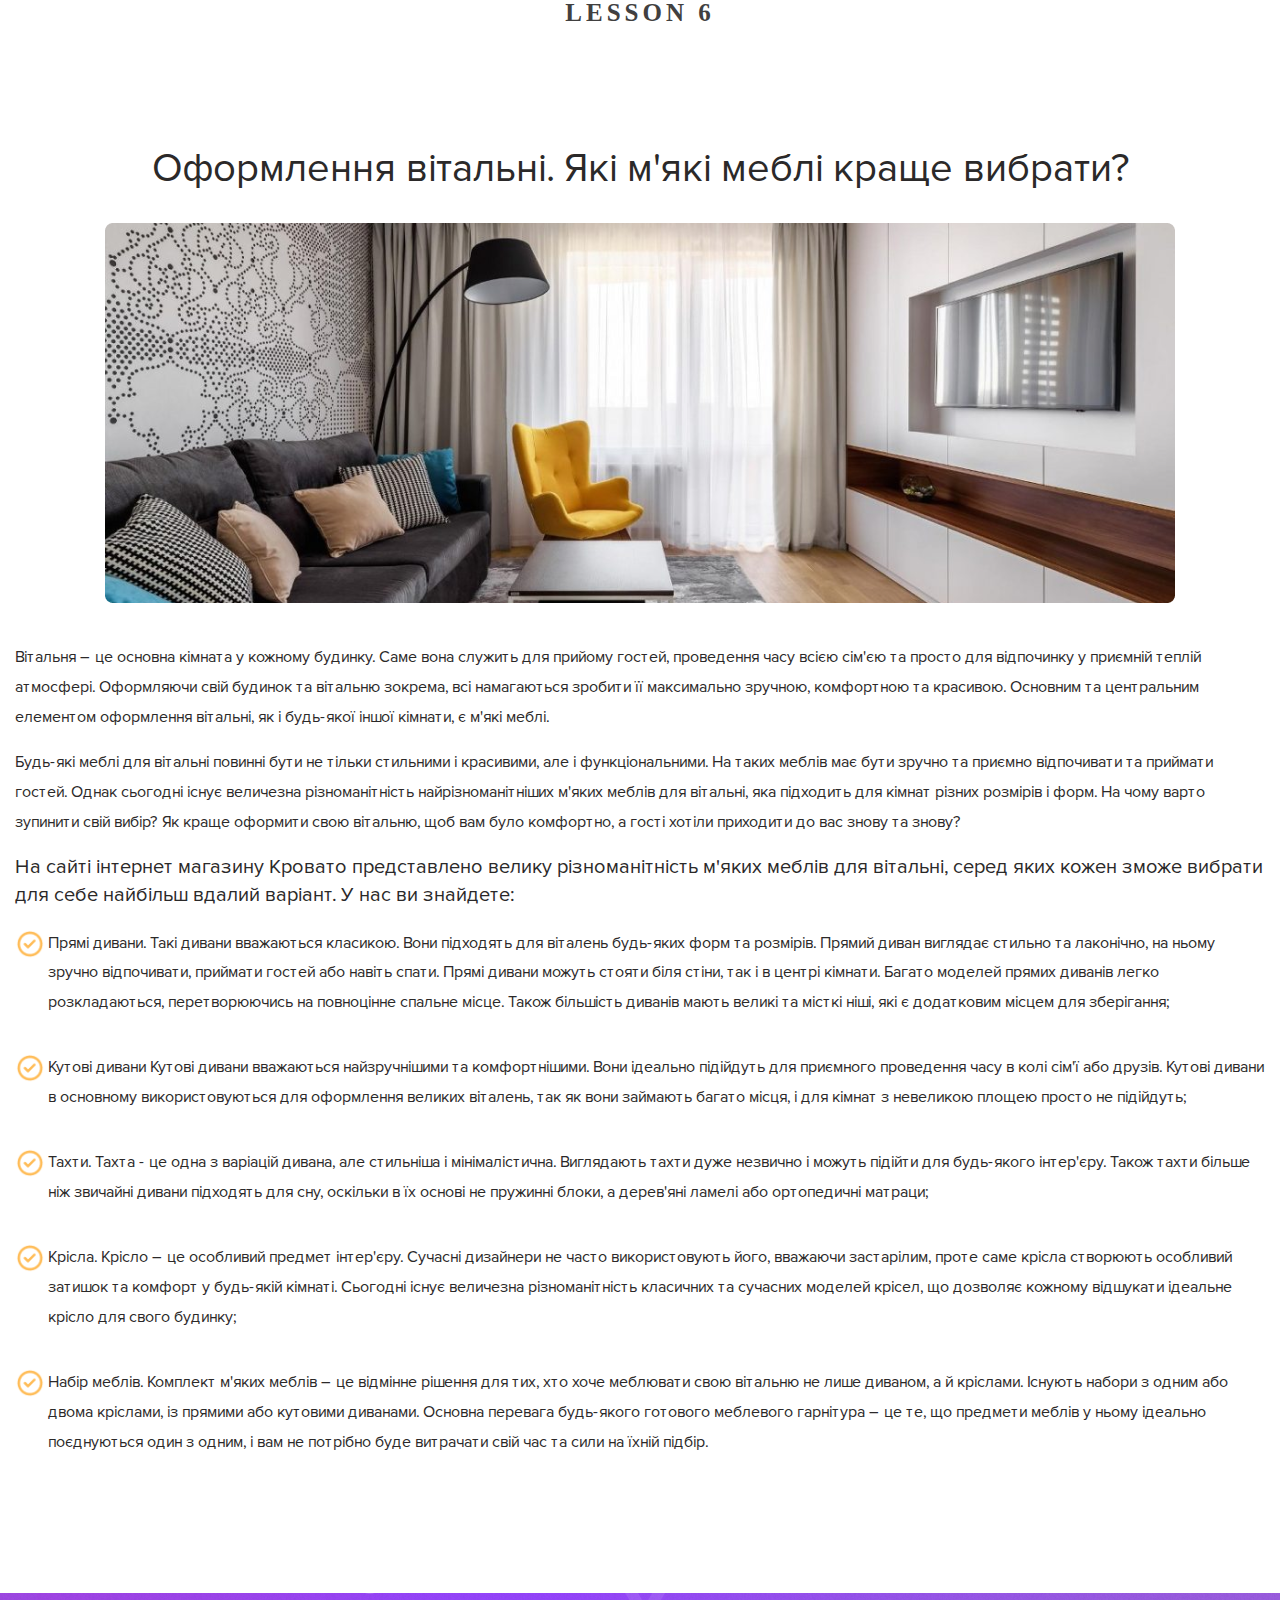
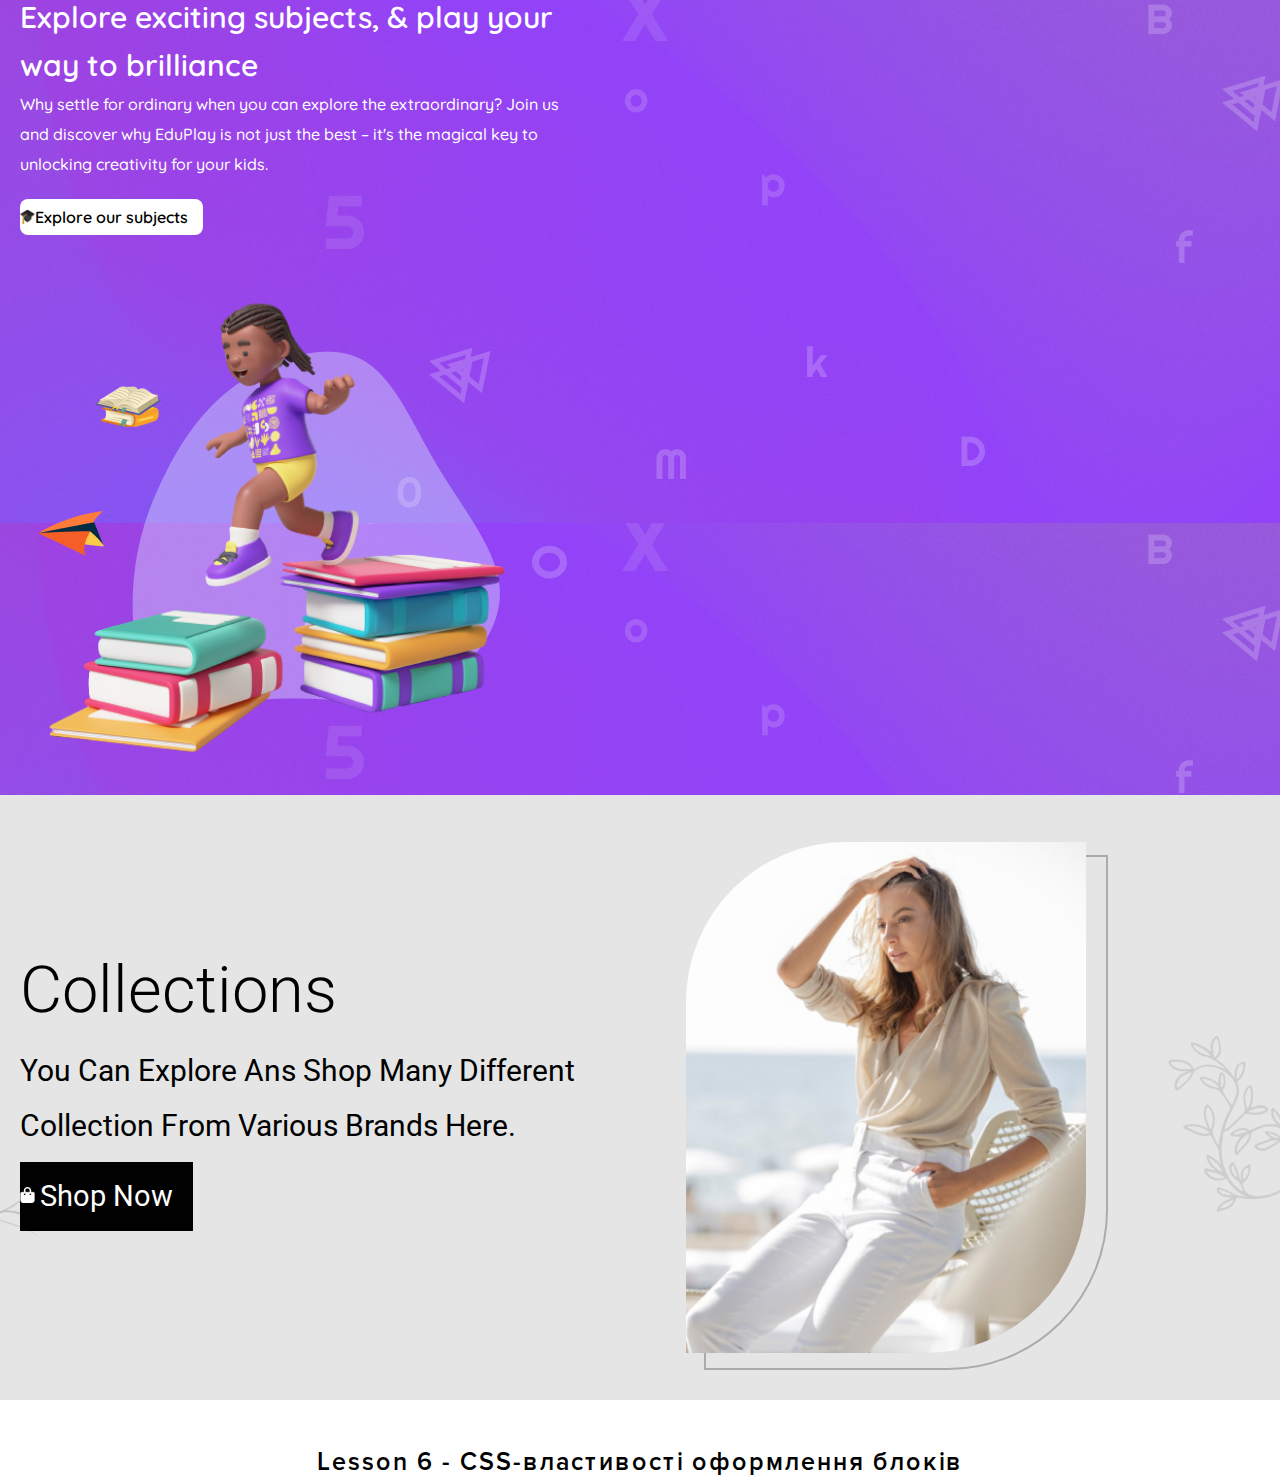
<file: lesson_6/index.html>
<!DOCTYPE html>
<html lang="uk">
    <head>
        <meta charset="UTF-8">
        <meta name="viewport" content="width=device-width, initial-scale=1.0">
        <title>Lesson_6</title>
        <link rel="stylesheet" href="css/style.css">
    </head>
    <body>
        <header>
            <h1>Lesson 6</h1>
        </header>
        <main>
            <div class="bed">
                <h2 class="title-bed">Оформлення вітальні. Які м'які меблі
                    краще
                    вибрати?
                </h2>
                <img class="image_bed" src="images/bed.png"
                    alt="кімната з ліжком">
                <div class="text_bed">
                    <p>Вітальня – це основна кімната у кожному будинку. Саме
                        вона
                        служить для прийому гостей, проведення часу всією сім'єю та просто для відпочинку у приємній теплій атмосфері. Оформляючи свій будинок та вітальню зокрема, всі намагаються зробити її максимально зручною, комфортною та красивою. Основним та центральним елементом оформлення вітальні, як і будь-якої іншої кімнати, є м'які
                        меблі.</p>

                    <p>Будь-які меблі для вітальні повинні бути не тільки
                        стильними
                        і красивими, але і функціональними. На таких меблів має
                        бути
                        зручно та приємно відпочивати та приймати гостей. Однак
                        сьогодні існує величезна різноманітність
                        найрізноманітніших
                        м'яких меблів для вітальні, яка підходить для кімнат
                        різних
                        розмірів і форм. На чому варто зупинити свій вибір? Як
                        краще
                        оформити свою вітальню, щоб вам було комфортно, а гості
                        хотіли приходити до вас знову та знову?</p>
                    <h3 class="subtitle_bed">На сайті інтернет магазину Кровато
                        представлено велику
                        різноманітність м'яких меблів для вітальні, серед яких
                        кожен зможе вибрати для себе найбільш вдалий варіант. У
                        нас ви знайдете:</h3>
                    <div class="bed_list">
                        <ul class="list">
                            <li class="list_item">Прямі дивани. Такі дивани
                                вважаються класикою.
                                Вони
                                підходять для віталень будь-яких форм та
                                розмірів.
                                Прямий диван виглядає стильно та лаконічно, на
                                ньому
                                зручно відпочивати, приймати гостей або навіть
                                спати.
                                Прямі дивани можуть стояти біля стіни, так і в
                                центрі
                                кімнати. Багато моделей прямих диванів легко
                                розкладаються, перетворюючись на повноцінне
                                спальне
                                місце. Також більшість диванів мають великі та
                                місткі
                                ніші, які є додатковим місцем для зберігання;
                            </li>
                            <li class="list_item">Кутові дивани Кутові дивани
                                вважаються
                                найзручнішими та
                                комфортнішими. Вони ідеально підійдуть для
                                приємного
                                проведення часу в колі сім'ї або друзів. Кутові
                                дивани в
                                основному використовуються для оформлення
                                великих
                                віталень, так як вони займають багато місця, і
                                для
                                кімнат з невеликою площею просто не підійдуть;</li>
                            <li class="list_item">Тахти. Тахта - це одна з
                                варіацій дивана, але
                                стильніша і
                                мінімалістична. Виглядають тахти дуже незвично і
                                можуть
                                підійти для будь-якого інтер'єру. Також тахти більше ніж звичайні дивани підходять для сну, оскільки в їх основі не пружинні блоки, а дерев'яні
                                ламелі або ортопедичні матраци;</li>
                            <li class="list_item">Крісла. Крісло – це особливий
                                предмет інтер'єру.
                                Сучасні
                                дизайнери не часто використовують його, вважаючи
                                застарілим, проте саме крісла створюють
                                особливий
                                затишок та комфорт у будь-якій кімнаті. Сьогодні
                                існує
                                величезна різноманітність класичних та сучасних
                                моделей
                                крісел, що дозволяє кожному відшукати ідеальне
                                крісло
                                для свого будинку;</li>
                            <li class="list_item">Набір меблів. Комплект м'яких
                                меблів – це
                                відмінне
                                рішення для тих, хто хоче меблювати свою
                                вітальню не
                                лише диваном, а й кріслами. Існують набори з
                                одним або
                                двома кріслами, із прямими або кутовими
                                диванами.
                                Основна перевага будь-якого готового меблевого
                                гарнітура
                                – це те, що предмети меблів у ньому ідеально
                                поєднуються
                                один з одним, і вам не потрібно буде витрачати
                                свій час
                                та сили на їхній підбір.</li>
                        </ul>
                    </div>
                </div>

            </div>
            <div class="explore">
                <div class="container_explore">
                    <div class="content_explore">
                        <div class="text_explore">
                            <h2 class="title_explore">Explore exciting subjects,
                                & play your way to brilliance</h2>
                            <p>Why settle for ordinary when you can explore the
                                extraordinary? Join us and discover why EduPlay
                                is not just the best – it's the magical key to
                                unlocking creativity for your kids.</p>
                            <a href="#" class="button_explore">Explore our
                                subjects</a>
                        </div>
                        <div class="image_explore">
                            <img src="images/kid.png"
                                alt="дівчинка стрибає по книгах"
                                class="img_kid">
                        </div>
                    </div>
                </div>
            </div>
            <div class="collections">

                <div class="container_collections">
                    <div class="content_collections">
                        <div class="text_collections">
                            <h2 class="title_collections">Collections</h2>
                            <p>you can explore ans shop many different
                                collection
                                from various brands here.</p>
                            <a href="#" class="button_collections">Shop Now</a>
                        </div>
                        <div class="image_collections">
                            <img src="images/woman.png" alt>
                        </div>
                    </div>
                </div>
            </div>

        </main>
        <footer>
            <div class="footer">Lesson 6 - CSS-властивості оформлення блоків</div>
        </footer>
    </body>
</html>
</file>
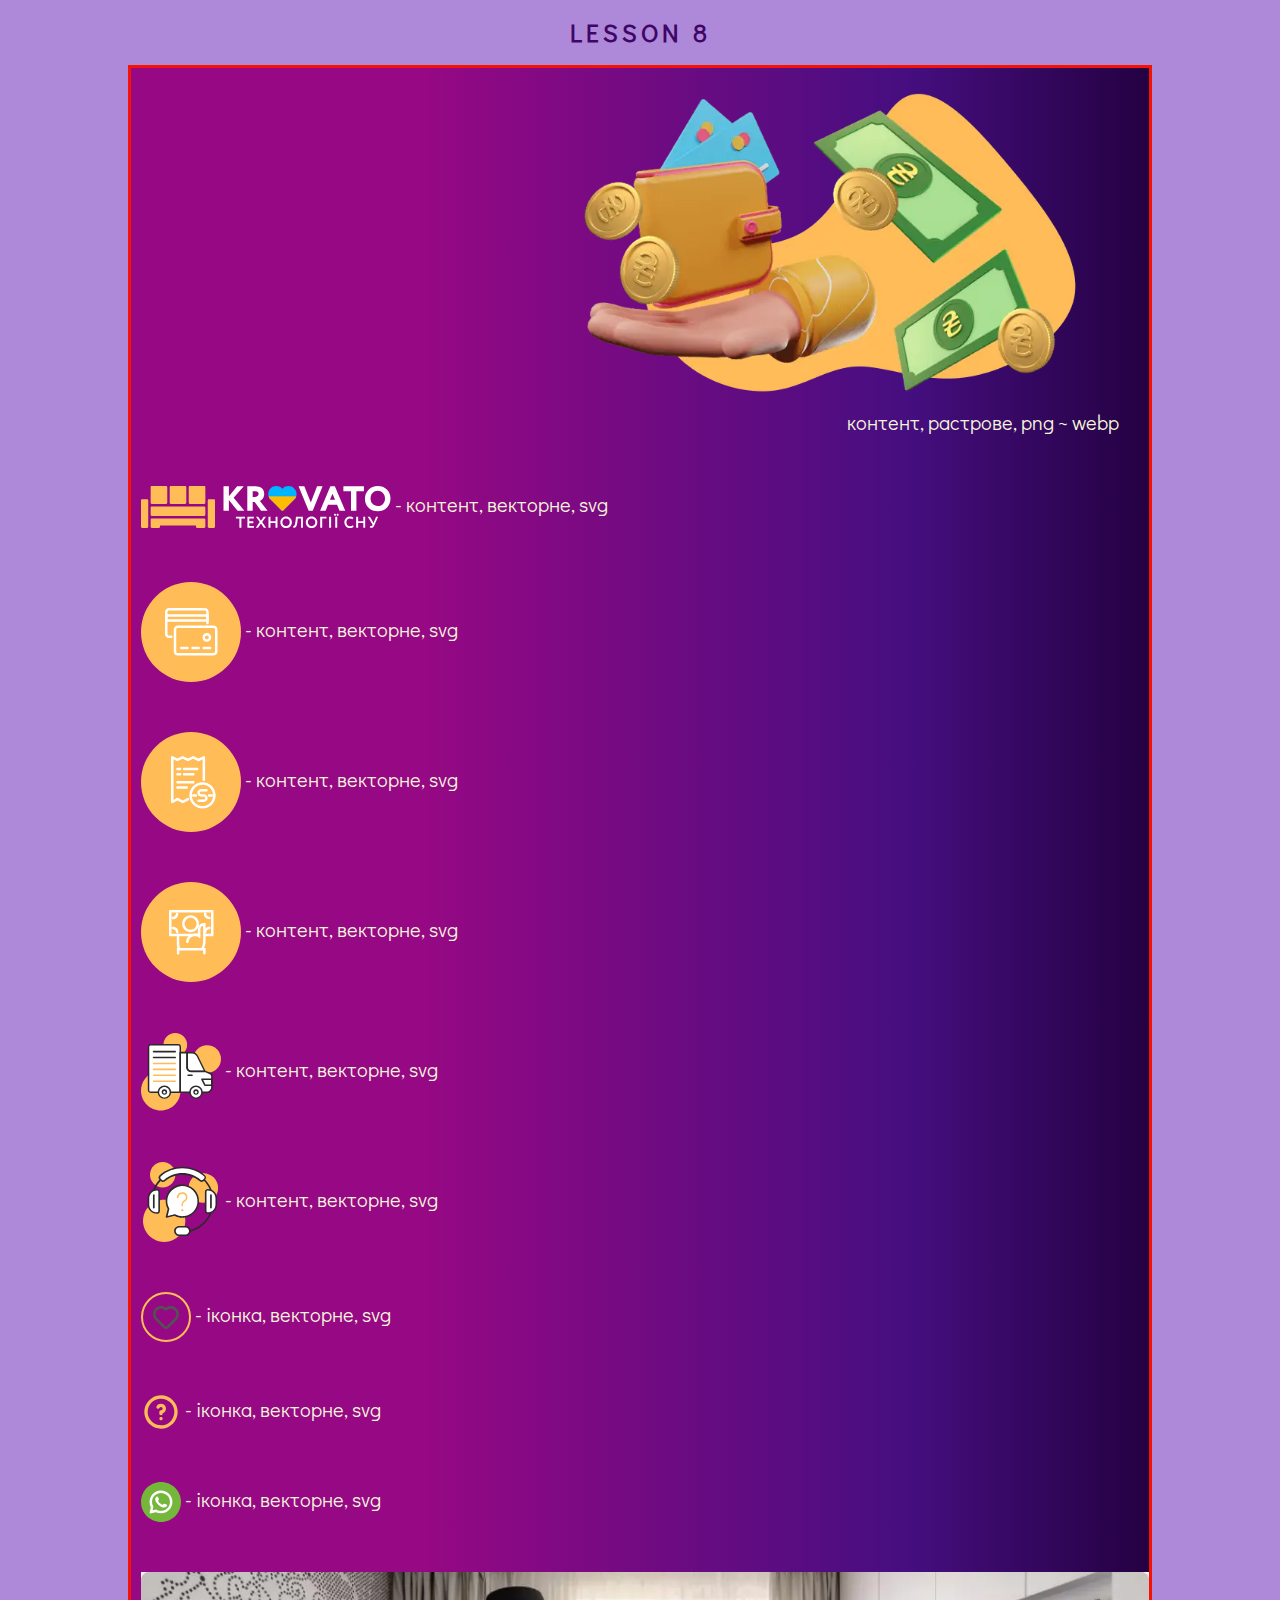
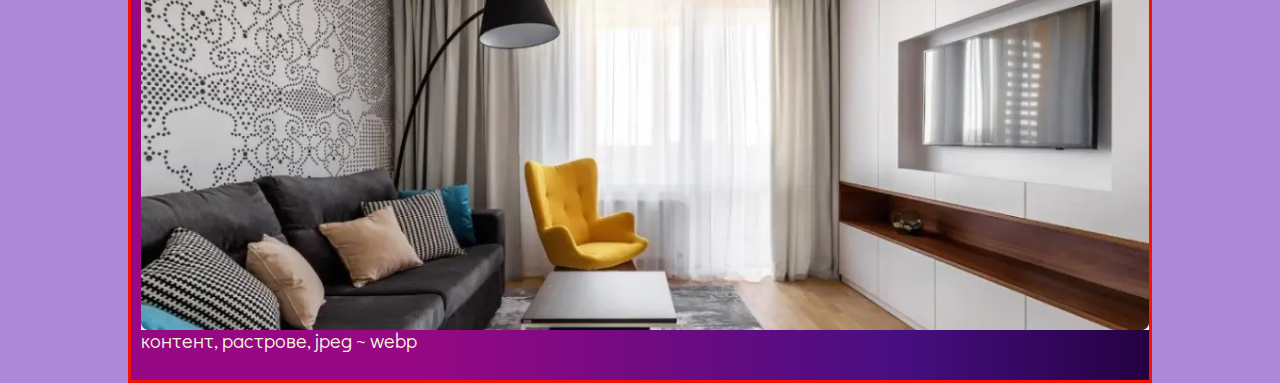
<file: lesson_8/index.html>
<!DOCTYPE html>
<html lang="uk">
    <head>
        <meta charset="UTF-8">
        <meta name="viewport" content="width=device-width, initial-scale=1.0">
        <title>Lesson_8</title>
        <link rel="stylesheet" href="css/style.css">
    </head>
    <body>
        <header>
            <h1>Lesson 8</h1>
        </header>
        <main class="page">
            <div class="container">
                <p>
                    <img class="wallet" src="images/img.webp" alt>
                    <span> контент, растрове, png ~ webp</span>
                </p>
                <p>
                    <img src="images/logo-footer.svg" alt>
                    <span> - контент, векторне, svg</span>
                </p>

                <p>
                    <img src="images/pay 2.svg" alt>
                    <span> - контент, векторне, svg</span>
                </p>
                <p>
                    <img src="images/pay 3.svg" alt>
                    <span> - контент, векторне, svg</span>
                </p>
                <p>
                    <img src="images/pay 4.svg" alt>
                    <span> - контент, векторне, svg</span>
                </p>
                <p>
                    <img src="images/preim 1.svg" alt>
                    <span> - контент, векторне, svg</span>
                </p>
                <p>
                    <img src="images/preim 3.svg" alt>
                    <span> - контент, векторне, svg</span>
                </p>
                <p>
                    <img src="images/obrane.svg" alt>
                    <span> - іконка, векторне, svg</span>
                </p>
                <p>
                    <img src="images/question.svg" alt>
                    <span> - іконка, векторне, svg</span>
                </p>
                <p>
                    <img src="images/whatsapp.svg" alt>
                    <span> - іконка, векторне, svg</span>
                </p>
                <p>
                    <img class="bed"
                        srcset="images/bed_2x.webp 2x, images/bed_3x.webp 3x"
                        src="images/bed.webp" alt="bed">
                    <span>контент, растрове, jpeg ~ webp</span>
                </p>

            </div>

        </main>
        <footer></footer>
    </body>
</html>
</file>
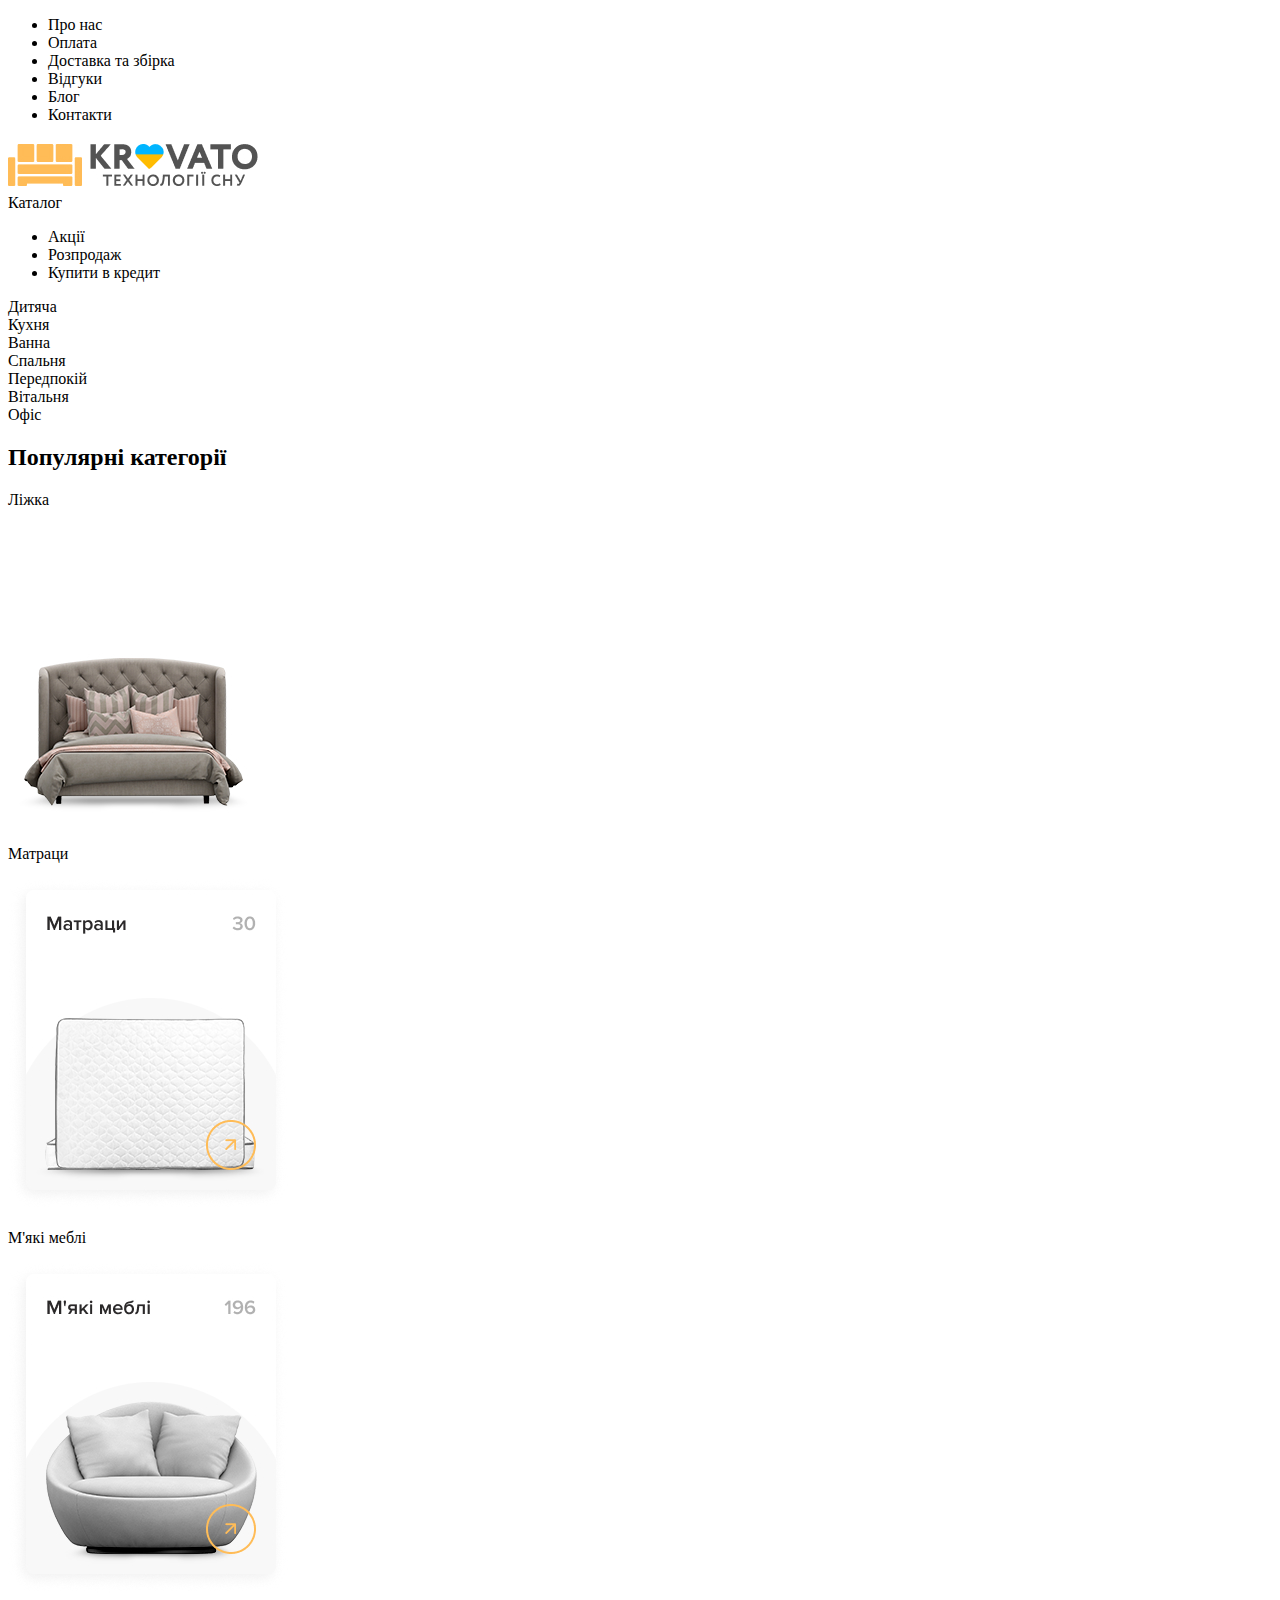
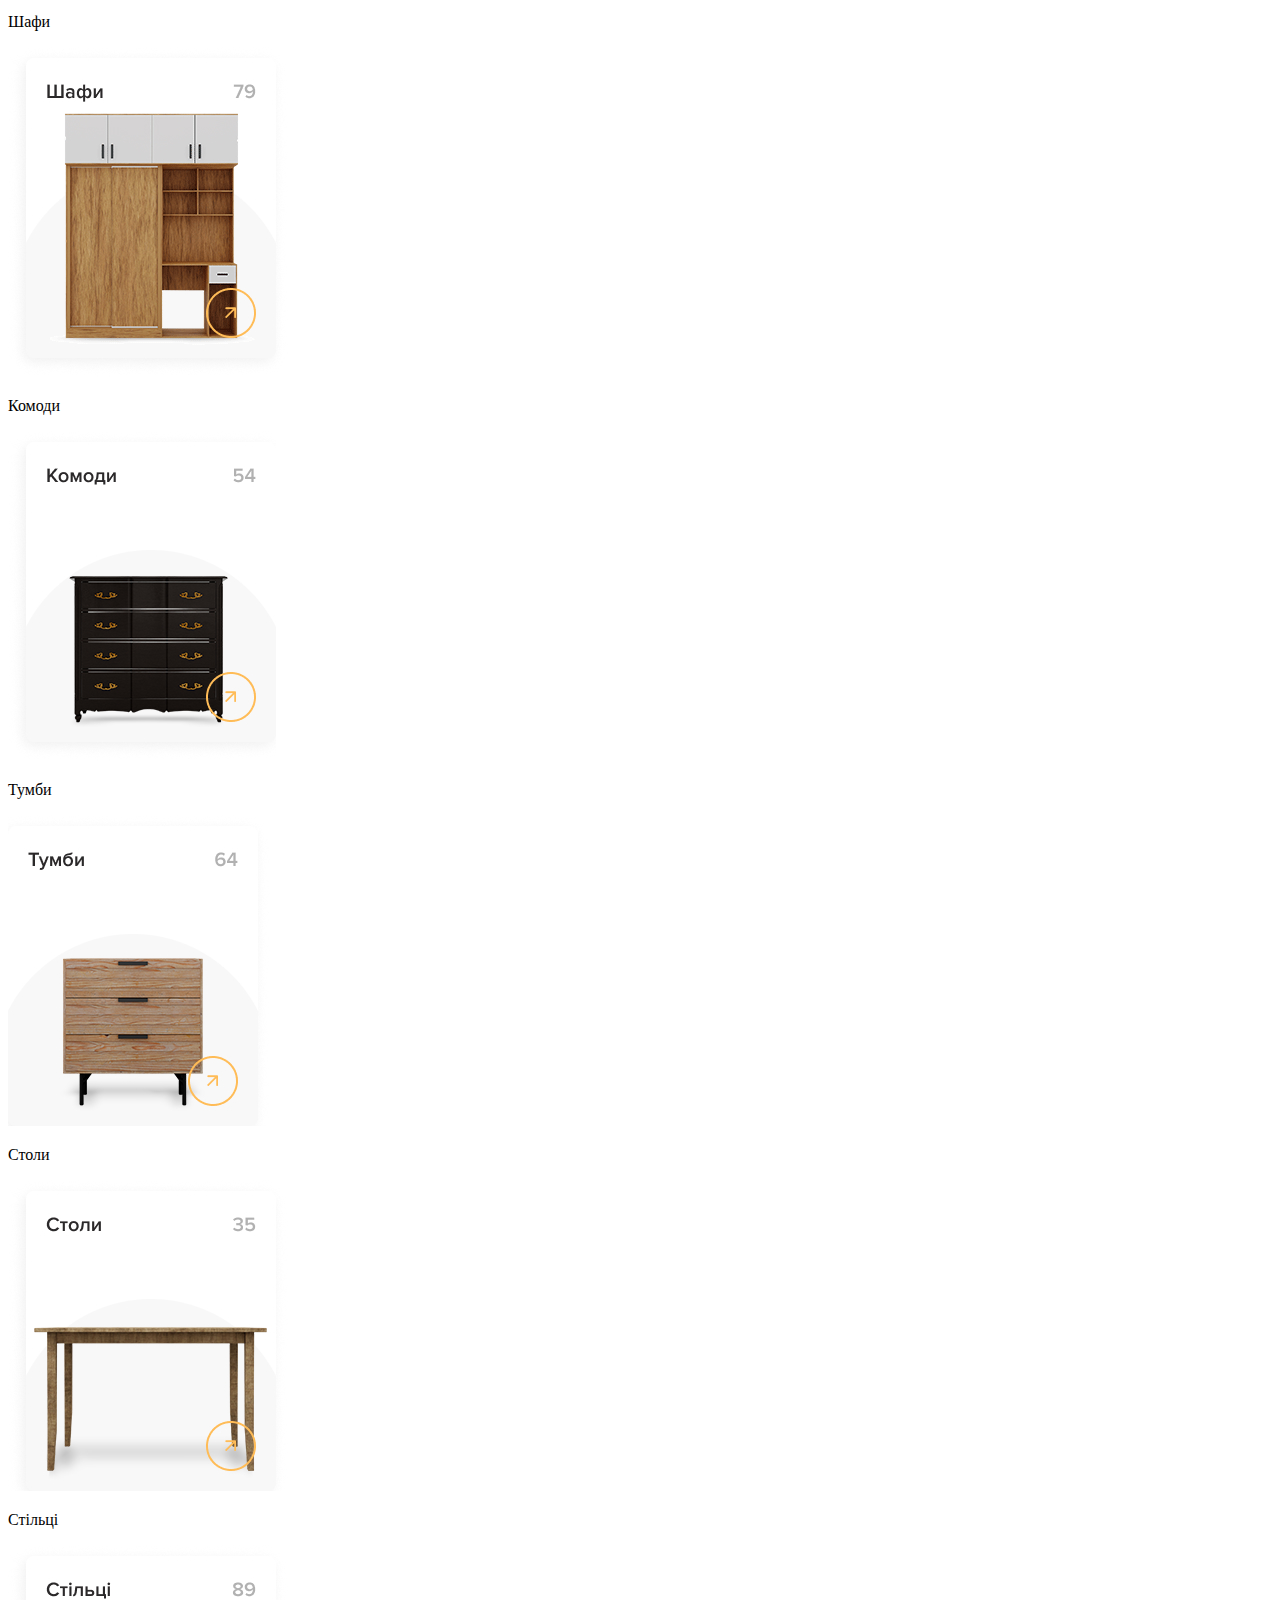
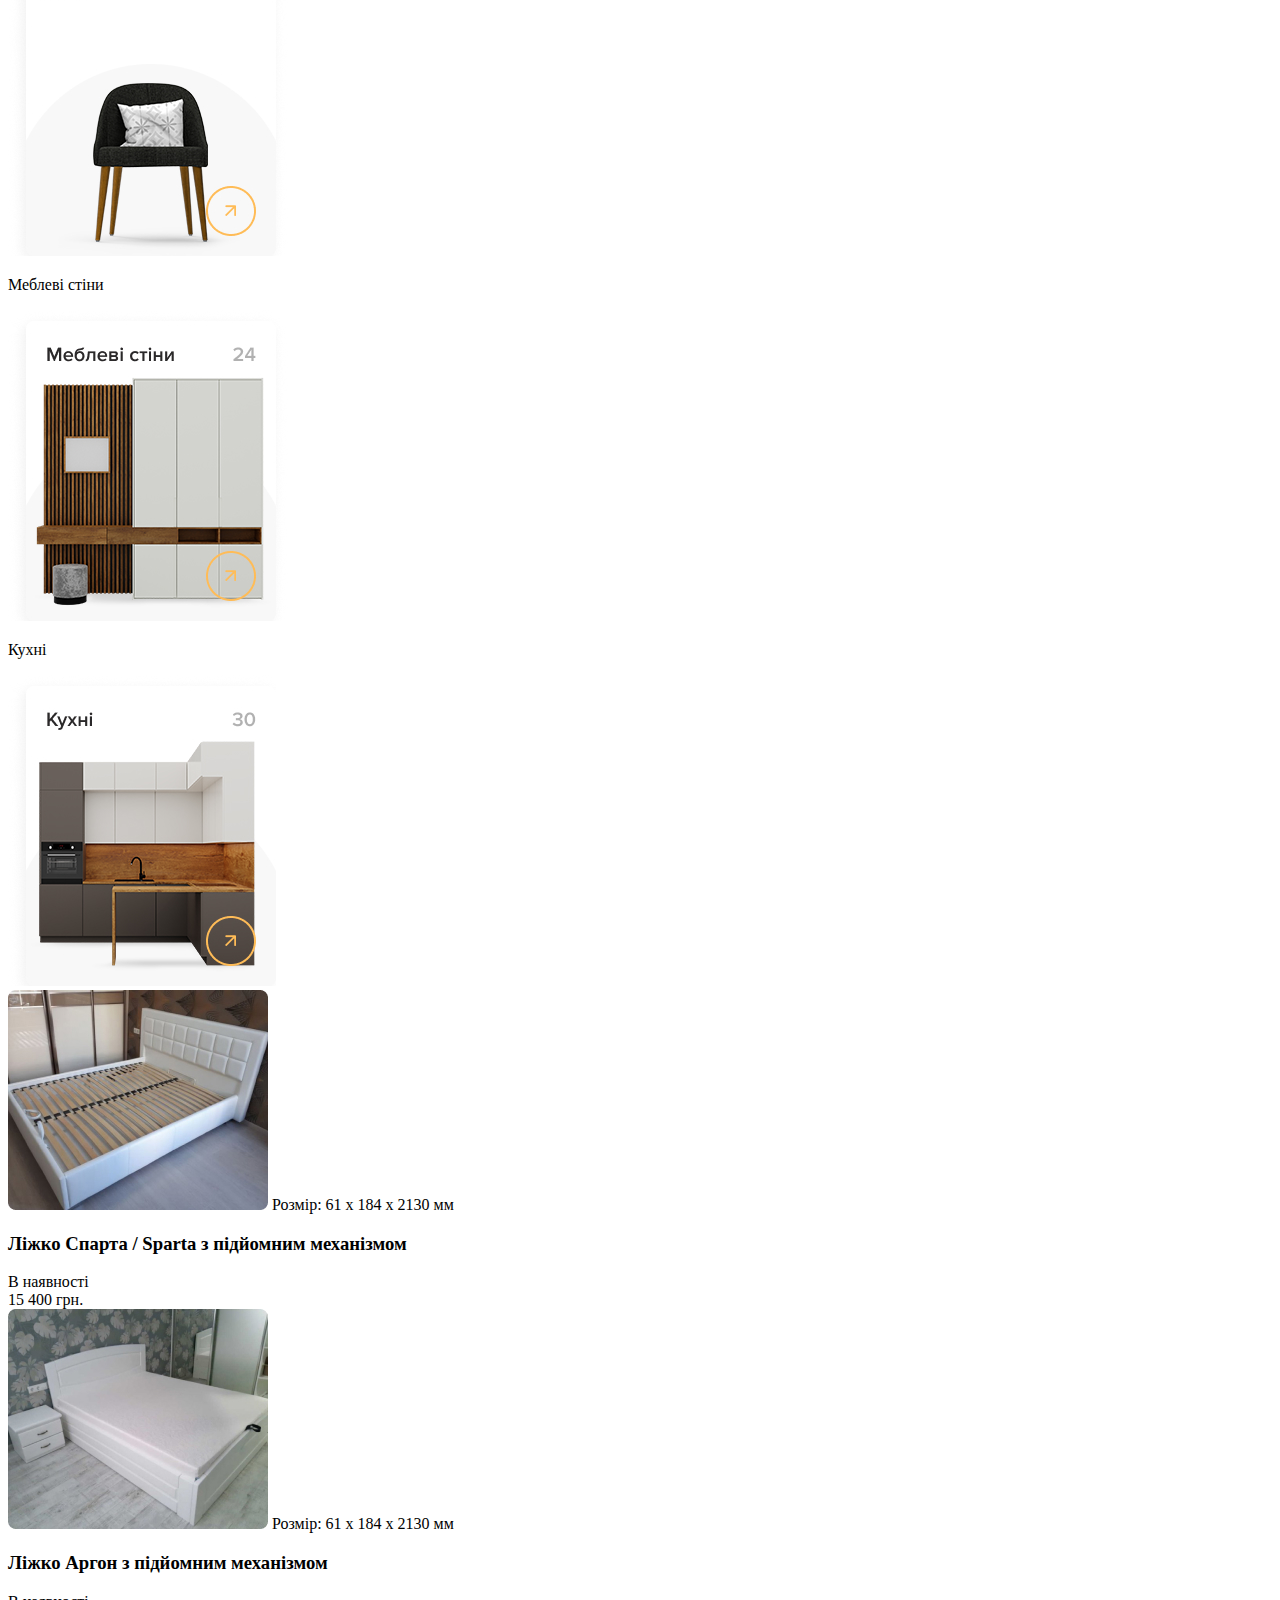
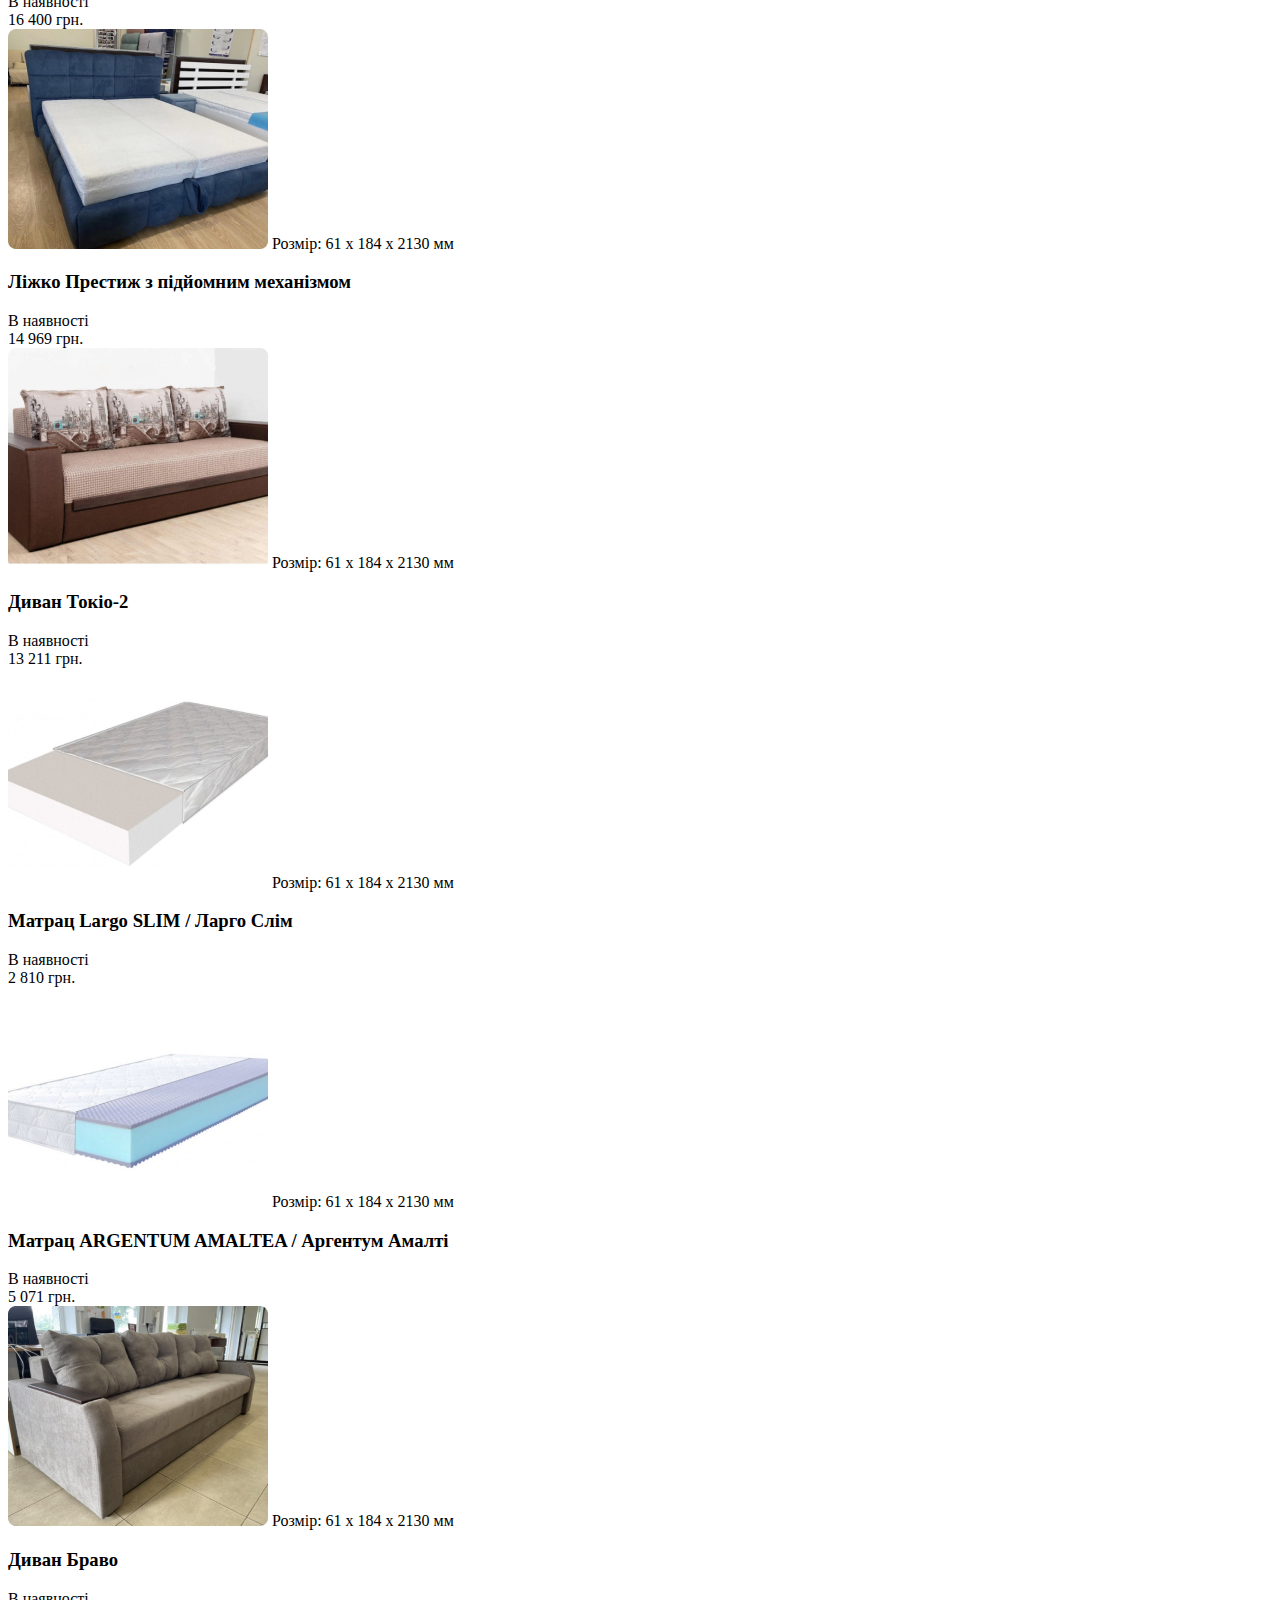
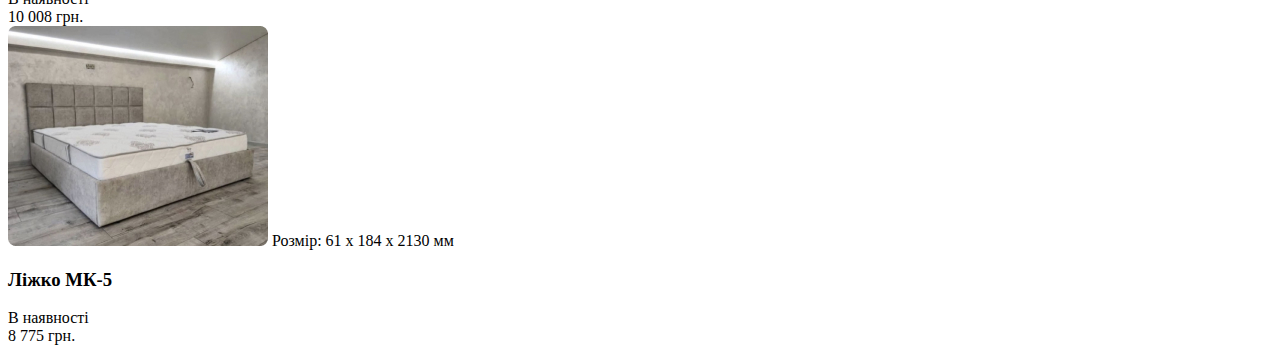
<file: lesson_9/index.html>
<!DOCTYPE html>
<html lang="uk">
    <head>
        <meta charset="UTF-8">
        <meta name="viewport" content="width=device-width, initial-scale=1.0">
        <title>Lesson_9</title>
    </head>
    <body>
        <div class="wrapper">
            <div class="header">
                <div class="header__nav">
                    <ul class="header__list list">
                        <li class="list__item">Про нас</li>
                        <li class="list__item">Оплата</li>
                        <li class="list__item">Доставка та збірка</li>
                        <li class="list__item">Відгуки</li>
                        <li class="list__item">Блог</li>
                        <li class="list__item">Контакти</li>
                    </ul>
                    <div class="header__logo">
                        <img src="images/logo-header.jpg" alt="лого">
                    </div>
                    <div class="header__button">Каталог</div>
                    <div class="header__offers">
                        <ul class="header__list-offers offers">
                            <li class="offers__item">Акції</li>
                            <li class="offers__item">Розпродаж</li>
                            <li class="offers__item">Купити в кредит</li>
                        </ul>
                    </div>
                    <div class="header__rooms">
                        <div class="room">Дитяча</div>
                        <div class="room">Кухня</div>
                        <div class="room">Ванна</div>
                        <div class="room">Спальня</div>
                        <div class="room">Передпокій</div>
                        <div class="room">Вітальня</div>
                        <div class="room">Офіс</div>
                    </div>
                </div>
            </div>

            <div class="page">
                <div class="page__category category">
                    <h2 class="category__title">Популярні категорії</h2>
                    <div class="category__cards">
                        <p>Ліжка</p>
                        <img src="images/img1.jpg" alt="ліжко">
                    </div>
                    <div class="category__cards">
                        <p>Матраци</p>
                        <img src="images/img2.jpg" alt="матрац">
                    </div>
                    <div class="category__cards">
                        <p>М'які меблі</p>
                        <img src="images/img3.jpg" alt="крісло">
                    </div>
                    <div class="category__cards">
                        <p>Шафи</p>
                        <img src="images/img4.jpg" alt="шафа">
                    </div>
                    <div class="category__cards">
                        <p>Комоди</p>
                        <img src="images/img5.jpg" alt="комод">
                    </div>
                    <div class="category__cards">
                        <p>Тумби</p>
                        <img src="images/img6.jpg" alt="тумба">
                    </div>
                    <div class="category__cards">
                        <p>Столи</p>
                        <img src="images/img7.jpg" alt="стіл">
                    </div>
                    <div class="category__cards">
                        <p>Стільці</p>
                        <img src="images/img8.jpg" alt="стілець">
                    </div>
                    <div class="category__cards">
                        <p>Меблеві стіни</p>
                        <img src="images/img9.jpg" alt="меблева стіна">
                    </div>
                    <div class="category__cards">
                        <p>Кухні</p>
                        <img src="images/img10.jpg" alt="кухня">
                    </div>
                    <div class="page__goods goods">
                        <div class="goods__cards cards">
                            <img src="images/img11.jpg" alt="ліжко">
                            <span class="cards__size">Розмір: 61 x 184 x 2130 мм
                            </span>
                            <h3>Ліжко Спарта / Sparta з підйомним механізмом</h3>
                            <div class="cards__availability">В наявності</div>
                            <div class="cards__price">15 400 грн.</div>
                        </div>
                    </div>
                    <div class="page__goods goods">
                        <div class="goods__cards cards">
                            <img src="images/img12.jpg" alt="ліжко">
                            <span class="cards__size">Розмір: 61 x 184 x 2130 мм
                            </span>
                            <h3>Ліжко Аргон з підйомним механізмом
                            </h3>
                            <div class="cards__availability">В наявності</div>
                            <div class="cards__price">16 400 грн.</div>
                        </div>
                    </div>
                    <div class="page__goods goods">
                        <div class="goods__cards cards">
                            <img src="images/img13.jpg" alt="ліжко">
                            <span class="cards__size">Розмір: 61 x 184 x 2130 мм
                            </span>
                            <h3>Ліжко Престиж з підйомним механізмом
                            </h3>
                            <div class="cards__availability">В наявності</div>
                            <div class="cards__price">14 969 грн.</div>
                        </div>
                    </div>
                    <div class="page__goods goods">
                        <div class="goods__cards cards">
                            <img src="images/img14.jpg" alt="диван">
                            <span class="cards__size">Розмір: 61 x 184 x 2130
                                мм
                            </span>
                            <h3>Диван Токіо-2
                            </h3>
                            <div class="cards__availability">В наявності</div>
                            <div class="cards__price">13 211 грн.</div>
                        </div>
                    </div>
                    <div class="page__goods goods">
                        <div class="goods__cards cards">
                            <img src="images/img15.jpg" alt="матрац">
                            <span class="cards__size">Розмір: 61 x 184 x 2130 мм
                            </span>
                            <h3>Матрац Largo SLIM / Ларго Слім
                            </h3>
                            <div class="cards__availability">В наявності</div>
                            <div class="cards__price">2 810 грн.</div>
                        </div>
                    </div>
                    <div class="page__goods goods">
                        <div class="goods__cards cards">
                            <img src="images/img16.jpg" alt="матрац">
                            <span class="cards__size">Розмір: 61 x 184 x 2130 мм
                            </span>
                            <h3>Матрац ARGENTUM AMALTEA / Аргентум Амалті
                            </h3>
                            <div class="cards__availability">В наявності</div>
                            <div class="cards__price">5 071 грн.</div>
                        </div>
                    </div>
                    <div class="page__goods goods">
                        <div class="goods__cards cards">
                            <img src="images/img17.jpg" alt="диван">
                            <span class="cards__size">Розмір: 61 x 184 x 2130
                                мм
                            </span>
                            <h3>Диван Браво
                            </h3>
                            <div class="cards__availability">В наявності</div>
                            <div class="cards__price">10 008 грн.</div>
                        </div>
                    </div>
                    <div class="page__goods goods">
                        <div class="goods__cards cards">
                            <img src="images/img18.jpg" alt="ліжко">
                            <span class="cards__size">Розмір: 61 x 184 x 2130 мм
                            </span>
                            <h3>Ліжко МК-5
                            </h3>
                            <div class="cards__availability">В наявності</div>
                            <div class="cards__price">8 775 грн.</div>
                        </div>
                    </div>

                </div>

            </div>
        </div>

    </body>
</html>
</file>
<file: lesson_4/css/style.css>
@import url('https://fonts.googleapis.com/css2?family=Rubik:ital,wght@0,300..900;1,300..900&display=swap');
@import url('https://fonts.googleapis.com/css2?family=DM+Sans:wght@300&family=Rubik:ital@0;1&display=swap');
@import url('https://fonts.googleapis.com/css2?family=DM+Sans:wght@300&family=Rubik:ital,wght@0,600;1,600&display=swap');

@import url(fonts.css);

@import url(reset.css);

body {
    font-family: "Rubik", sans-serif;
}

img {
    text-align: center;
}

h1 {
    font-size: 25px;
    font-weight: 600;
    text-transform: uppercase;
    letter-spacing: 4px;
    color: rgb(65, 64, 64);
    text-align: center;
}

.title-yoga {
    font-size: 19px;
    font-weight: 500;
    color: #00000081;
    text-shadow: 1px 1px 1px #00000081;

}

.main_yoga {
    line-height: 166.666667%;
    /* 30/18 */
    letter-spacing: 1.2px;
    word-spacing: 10px;
}

.list {
    text-decoration-line: underline;
    text-decoration-color: rgb(52, 106, 52);
    font-style: italic;
    color: rgb(60, 94, 133);
    text-shadow: 1px 1px 1px #00000081;
}

.title-bed {
    color: #2b2929;
    font-size: 40px;
    font-style: normal;
    font-family: "Proxima Nova", sans-serif;
    font-weight: 400;
    line-height: 120%;
    /* 48/40 */
    text-align: center;
}

.text-bed {
    color: #2b2929;
    font-size: 16px;
    font-style: normal;
    font-family: "Proxima Nova", sans-serif;
    font-weight: 400;
    line-height: 187.5%;
    /* 30/16 */
}

.text {
    font-size: 20px;
    line-height: 140%;
    /* 28/20 */
}

.footer {
    text-transform: uppercase;
    text-align: center;
    font-weight: 200;
    letter-spacing: 4px;

}
</file>
<file: lesson_8/css/style.css>
@import url('https://fonts.googleapis.com/css2?family=Didact+Gothic&family=Prompt:ital,wght@0,100;0,200;0,300;0,400;0,500;0,600;0,700;0,800;0,900;1,100;1,200;1,300;1,400;1,500;1,600;1,700;1,800;1,900&display=swap');
@import url(reset.css);


body {
    background-color: rgba(109, 42, 186, 0.552);
    color: beige;
    font-family: "Didact Gothic", sans-serif;
    font-weight: 400;
    font-style: normal;
}

.page {
    width: 100%;
}

.container {
    max-width: 80%;
    margin: 0 auto;
    padding-bottom: 30px;
    border: 3px solid rgb(246, 17, 5);
    background: linear-gradient(90deg, rgba(150, 8, 132, 1) 29%, rgba(70, 14, 128, 1) 76%, rgba(36, 1, 66, 1) 100%);


}

header {
    margin-top: 20px;
    margin-bottom: 20px;
}

h1 {
    font-size: 25px;
    font-weight: 600;
    text-transform: uppercase;
    letter-spacing: 4px;
    color: rgb(64, 6, 103);
    text-align: center;

}

img {
    max-width: 100%;
    vertical-align: middle;
}

p {
    font-size: 20px;
    padding-left: 10px;
}

p:first-child {
    text-align: right;
    padding-right: 30px;
}

p:not(:last-child) {
    margin-bottom: 50px;
}

img:hover {
    opacity: 0.5
}
</file>
<file: lesson_3/css/style.css>
@import url("reset.css");
h1{
    color: blueviolet;
}
p span{
    color: red;
}
.text + div{
    color: pink;
}
.text ~ p{
    color: rgb(220, 3, 3);
}
.text > p{
    color: rgb(127, 163, 255);
}
#sands{
    color: rgb(255, 153, 0);
}
[class*="foot"]{
    color: blue;
}
</file>
<file: lesson_5/css/style.css>
@import url(fonts.css);
@import url(reset.css);


.header h1 {
    font-size: 25px;
    font-weight: 600;
    text-transform: uppercase;
    letter-spacing: 4px;
    color: rgb(65, 64, 64);
    text-align: center;
    margin-bottom: 20px;
}

.instagram {
    width: 100%;
    background-color: rgb(30, 50, 49, 0.05);
    padding: 50px;
}

.title_instagram {
    text-align: center;
    font-size: 50px;
    padding-bottom: 35px;
    font-family: "Roboto", sans-serif;
    font-weight: 500;
}

.container_items {
    max-width: 1329px;
    margin: 0 auto;
    overflow: hidden;
}

.items {
    margin: 0 -20px;
    font-size: 0;
}

.item {
    display: inline-block;
    padding-left: 10px;
    padding-right: 10px;

}

.bed {
    max-width: 1329px;
    padding: 100px;
    margin: 0 auto;

}

.image_bed {
    display: block;
    margin: auto;
    margin-bottom: 40px;

}

.title-bed {
    color: #2b2929;
    font-size: 40px;
    font-style: normal;
    font-family: "Proxima Nova";
    font-weight: 400;
    line-height: 120%;
    /* 48/40 */
    text-align: center;
    padding-bottom: 30px;
}


.text_bed {
    color: #2b2929;

    font-size: 16px;
    font-style: normal;
    font-family: "Proxima Nova";
    font-weight: 400;
    line-height: 187.5%;
    /* 30/16 */
}

.text_bed p {
    padding-bottom: 15px;
}

.subtitle_bed {
    font-size: 20px;
    line-height: 140%;
    /* 28/20 */
    padding-bottom: 20px;
}



li {
    padding-bottom: 20px;
}

.krovato {
    width: 100%;
    margin: 0 auto;
}

.title_krovato {
    color: #2b2929;
    font-size: 40px;
    font-style: normal;
    font-family: "Proxima Nova";
    font-weight: 400;
    line-height: 48px;
    text-align: center;
    padding-bottom: 40px;

}

.krovato_items {
    max-width: 1329px;
    margin: 0 auto;
    overflow: hidden;
    text-align: center;
    font-size: 0;

}

.krovato_subtitle {
    color: #2b2929;
    font-size: 26px;
    font-style: normal;
    font-family: "Proxima Nova";
    font-weight: 400;
    line-height: 34px;
    padding-bottom: 20px;
}

.krovato_text {
    color: #2b2929;
    font-size: 16px;
    font-style: normal;
    margin-top: 0;
    text-align: center;
    font-family: "Proxima Nova";
    font-weight: 400;
    line-height: 30px;
}

.krovato_item {
    display: inline-block;
    width: 300px;

    padding: 0 10px;

    vertical-align: top;
}

.footer {
    text-align: center;
    margin-top: 50px;
    font-size: 25px;
    font-family: "Proxima Nova";
    font-weight: 600;
}
</file>
<file: lesson_6/css/style.css>
@import url(fonts.css);
@import url(reset.css);


h1 {
    font-size: 25px;
    font-weight: 600;
    text-transform: uppercase;
    letter-spacing: 4px;
    color: rgb(65, 64, 64);
    text-align: center;
    margin-bottom: 20px;
}

.bed {
    max-width: 1329px;
    padding: 100px 15px;
    margin: 0 auto;

}

.image_bed {
    display: block;
    margin: auto;
    margin-bottom: 40px;

}

.title-bed {
    color: #2b2929;
    font-size: 40px;
    font-style: normal;
    font-family: "Proxima Nova";
    font-weight: 400;
    line-height: 120%;
    /* 48/40 */
    text-align: center;
    margin-bottom: 30px;
}


.text_bed {
    color: #2b2929;

    font-size: 16px;
    font-style: normal;
    font-family: "Proxima Nova";
    font-weight: 400;
    line-height: 187.5%;
    /* 30/16 */
}

.text_bed p {
    padding-bottom: 15px;
}

.subtitle_bed {
    font-size: 20px;
    line-height: 140%;
    /* 28/20 */
    padding-bottom: 20px;
}



li {
    padding-bottom: 20px;
}

.list_item {
    background: url("../images/mark.png") 0 0 / 30px no-repeat;
    padding-left: 33px;
    margin-bottom: 15px;
}

.explore {
    background: url("../images/explore_bg.jpg");
    width: 100%;

}

.container_explore {
    max-width: 1300px;
    margin: 0 auto;
    overflow: hidden;
    padding: 0 20px;


}

.content_explore {
    margin-left: -65px;
    margin-right: -65px;
}

.text_explore {
    max-width: 700px;
    display: inline-block;
    vertical-align: middle;
    font-size: 0;
    padding-left: 65px;
    padding-right: 65px;


}

.text_explore p {
    color: #fff;
    font-size: 16px;
    font-style: normal;
    font-family: "Quicksand", sans-serif;
    font-weight: 500;
    line-height: 30px;

}

.title_explore {
    color: #fff;
    font-size: 30px;
    font-style: normal;
    margin-top: 0;
    text-align: left;
    font-family: "Quicksand", sans-serif;
    font-weight: 600;
    line-height: 48px;
}

.button_explore {

    font-size: 16px;
    font-style: normal;
    font-family: "Quicksand", sans-serif;
    font-weight: 600;
    border-radius: 8px;
    background: #fff url("../images/hat.png") 0 10px / 15px no-repeat;
    padding: 10px 15px;
    margin-top: 20px;
}

.image_explore {
    display: inline-block;
    vertical-align: middle;
    margin-top: 30px;
    padding: 0 65px;




}

.img_kid {
    max-width: 100%;
}

.collections {
    background: rgb(0, 0, 0, 0.1) url("../images/collections.png") 0 60% / contain no-repeat;


}

.container_collections {
    max-width: 1300px;
    margin: 0 auto;
    overflow: hidden;
    padding: 0 20px;

}

.content_collections {
    margin-top: 30px;
    margin-bottom: 30px;

}

.text_collections {
    display: inline-block;
    vertical-align: middle;
    padding-right: 50px;
    font-size: 0;
}

.text_collections p {
    width: 600px;
    font-size: 30px;
    font-style: normal;
    margin-top: 0;
    text-align: left;
    font-family: "Roboto", sans-serif;
    font-weight: 400;
    line-height: 55px;
    margin-bottom: 9px;
    text-transform: capitalize;
}

.title_collections {
    font-size: 65px;
    font-style: normal;
    font-family: "Roboto", sans-serif;
    font-weight: 300;
    line-height: 55px;
    margin-bottom: 25px;
}

.button_collections {
    color: #fff;
    font-size: 29px;
    font-style: normal;
    font-family: "Roboto", sans-serif;
    font-weight: 400;
    background: #010101 url("../images/bag.png") 0px 25px / 15px no-repeat;
    padding: 20px;
}

.image_collections {
    display: inline-block;
    vertical-align: middle;
    border: 2px solid rgb(0, 0, 0, 0.25);
    border-radius: 160px 0;
    margin-top: 30px;
    margin-left: 30px;


}

.image_collections img {
    width: 400px;
    display: inline-block;
    border-radius: 160px 0;
    margin: -15px 20px 15px -20px;
    vertical-align: middle;
}

.footer {
    text-align: center;
    margin-top: 50px;
    font-size: 25px;
    font-family: "Proxima Nova";
    font-weight: 600;
    letter-spacing: 2px;
}
</file>
